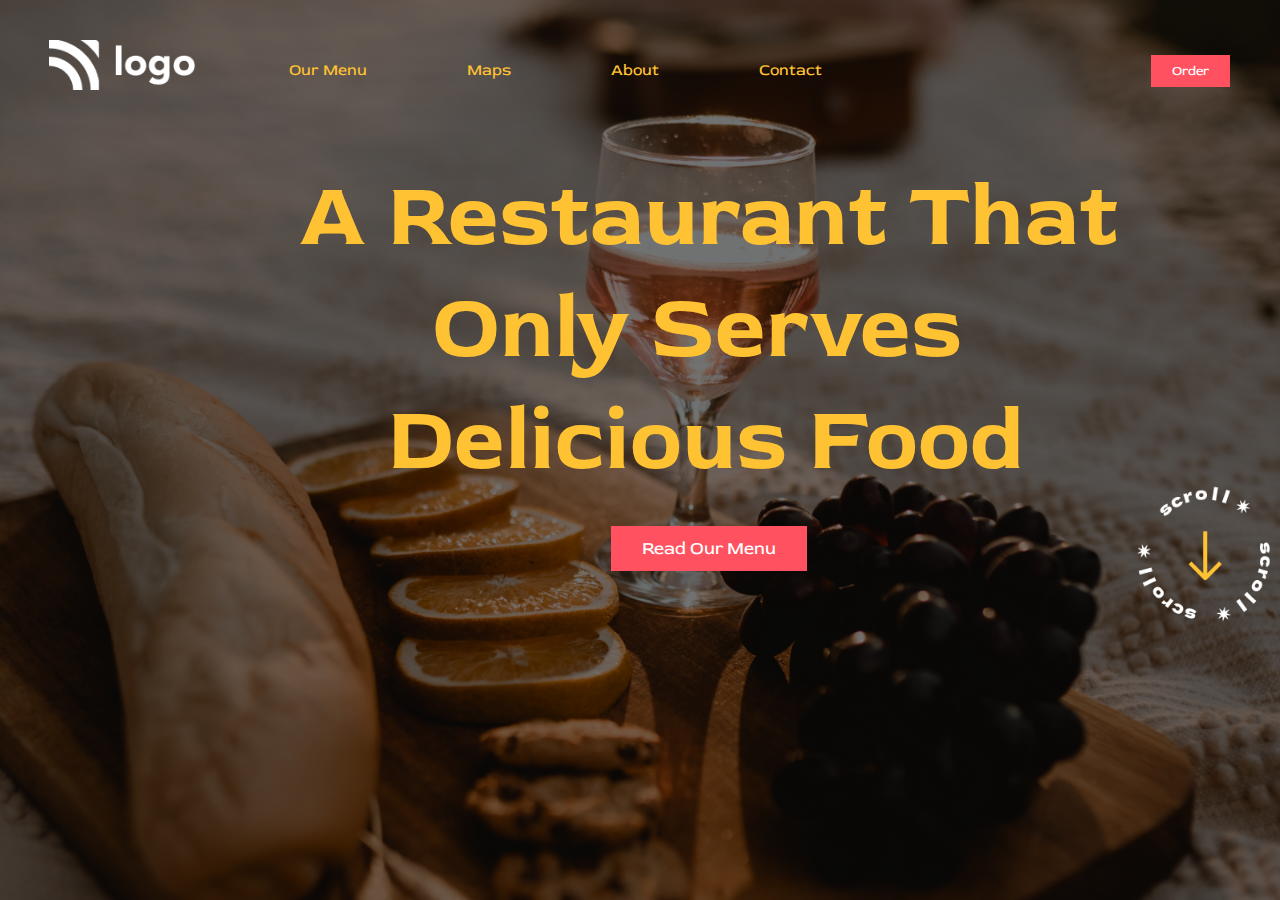
<file: project-1/index.html>
<!DOCTYPE html>
<html lang="en">
<head>
    <meta charset="UTF-8">
    <meta http-equiv="X-UA-Compatible" content="IE=edge">
    <meta name="viewport" content="width=device-width, initial-scale=1.0">
    <link rel="stylesheet" href="styles/styles.css">
    <link rel="preconnect" href="https://fonts.googleapis.com" />
    <link rel="preconnect" href="https://fonts.gstatic.com" crossorigin />
    <link
      href="https://fonts.googleapis.com/css2?family=Red+Rose:wght@300;400;500;600;700&display=swap"
      rel="stylesheet"
    />
    <!-- Dela Font -->
    <link rel="preconnect" href="https://fonts.googleapis.com" />
    <link rel="preconnect" href="https://fonts.gstatic.com" crossorigin />
    <link
      href="https://fonts.googleapis.com/css2?family=Dela+Gothic+One&display=swap"
      rel="stylesheet"
    />
    <title>Project 3</title>
</head>
<body>
    <div class="bg">
        <header>
            <nav>
                <div class="logo">
                    <img src="assets/white-logo.png" alt="" height="50px">
                </div>
                <div class="navi">
                    <ul>
                        <li><a href="#">Our Menu</a></li>
                        <li><a href="#">Maps</a></li>
                        <li><a href="#">About</a></li>
                        <li><a href="#">Contact</a></li>
                    </ul>
                </div>
                <div>
                    <button class="od">Order</button>
                </div>
            </nav>
        </header>
        <main>
            <div>
                <p> A Restaurant That <br> &nbsp; &nbsp; &nbsp; Only Serves <br> &nbsp; &nbsp; Delicious Food </p>
                <button class="readb">Read Our Menu</button>
            </div>
        </main>
        <footer>
            <img class="scroll" src="assets/scrool.png" alt="">
        </footer>
    </div>
    
</body>
</html>
</file>
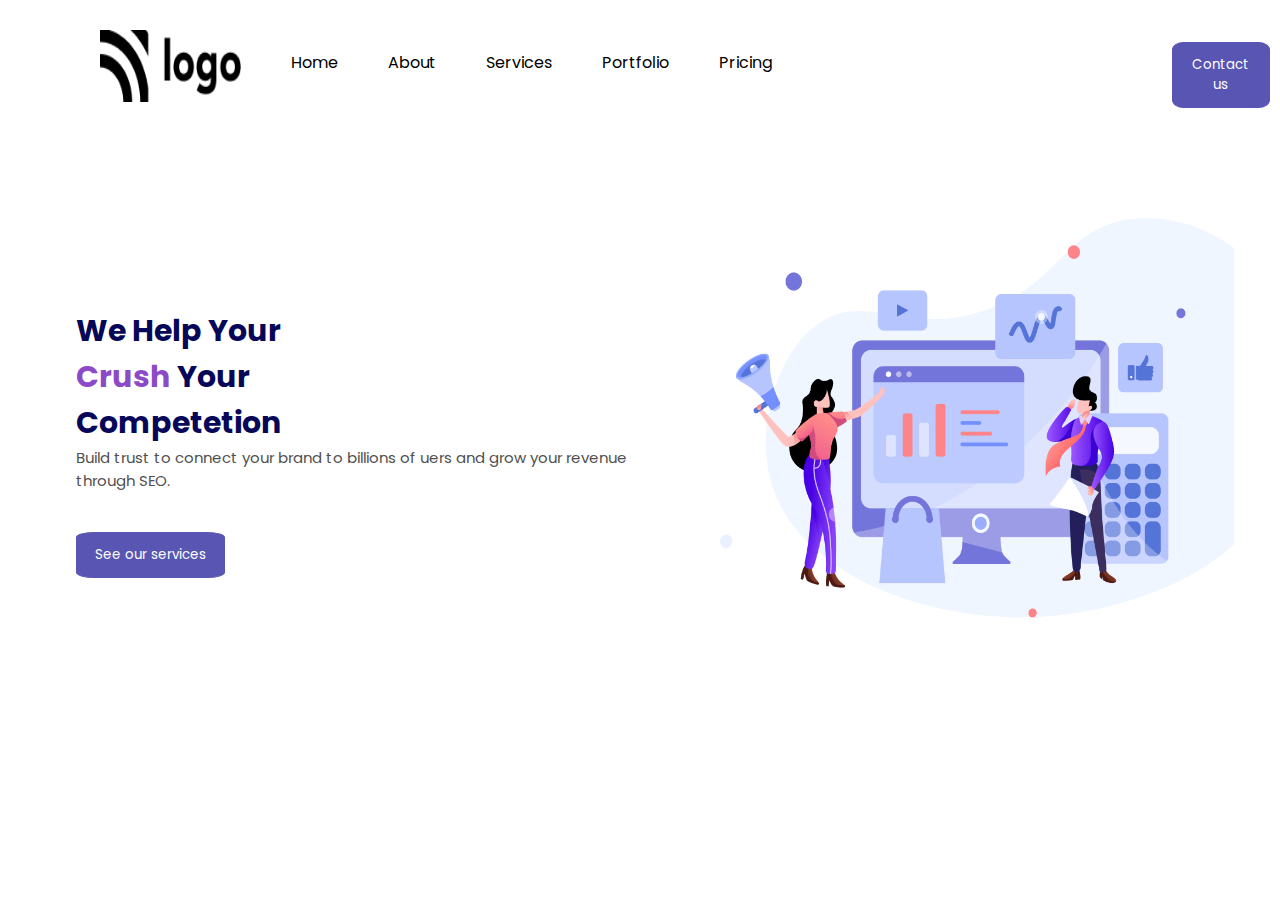
<file: Project-2/index.html>
<!DOCTYPE html>
<html lang="en">
<head>
    <meta charset="UTF-8">
    <meta http-equiv="X-UA-Compatible" content="IE=edge">
    <meta name="viewport" content="width=device-width, initial-scale=1.0">
    <link rel="stylesheet" href="styles/styles.css">
    <link rel="preconnect" href="https://fonts.googleapis.com" />
    <link rel="preconnect" href="https://fonts.gstatic.com" crossorigin />
    <link
      href="https://fonts.googleapis.com/css2?family=Poppins:wght@200;300;400;500;600;700;800&display=swap"
      rel="stylesheet"
    />
    <title>Project-2</title>
</head>
<body>
    <header>
        <nav>
            <div class="navi">
                <ul>
                    <img src="assets/Logo.png" alt="" class="logo">
                    <li><a href="#">Home</a></li>
                    <li><a href="#">About</a></li>
                    <li><a href="#">Services</a></li>
                    <li><a href="#">Portfolio</a></li>
                    <li><a href="#">Pricing</a></li>
                </ul>
            <div class="cb">
                <button class="contact">Contact us</button>
            </div>
            </div>
        </nav>
    </header>
    <main>
        <div class="left">
            <h1>We Help Your <br> <span>Crush</span> Your <br>Competetion</h1>

            <p class="desc">Build trust to connect your brand to billions of uers and grow your revenue <br>through SEO.</p>

            <button class="service">See our services</button>
        </div>
        <div class="right">
            <img src="assets/Header Illustration.png" alt="" class="comp">
        </div>
    </main>
</body>
</html>
</file>
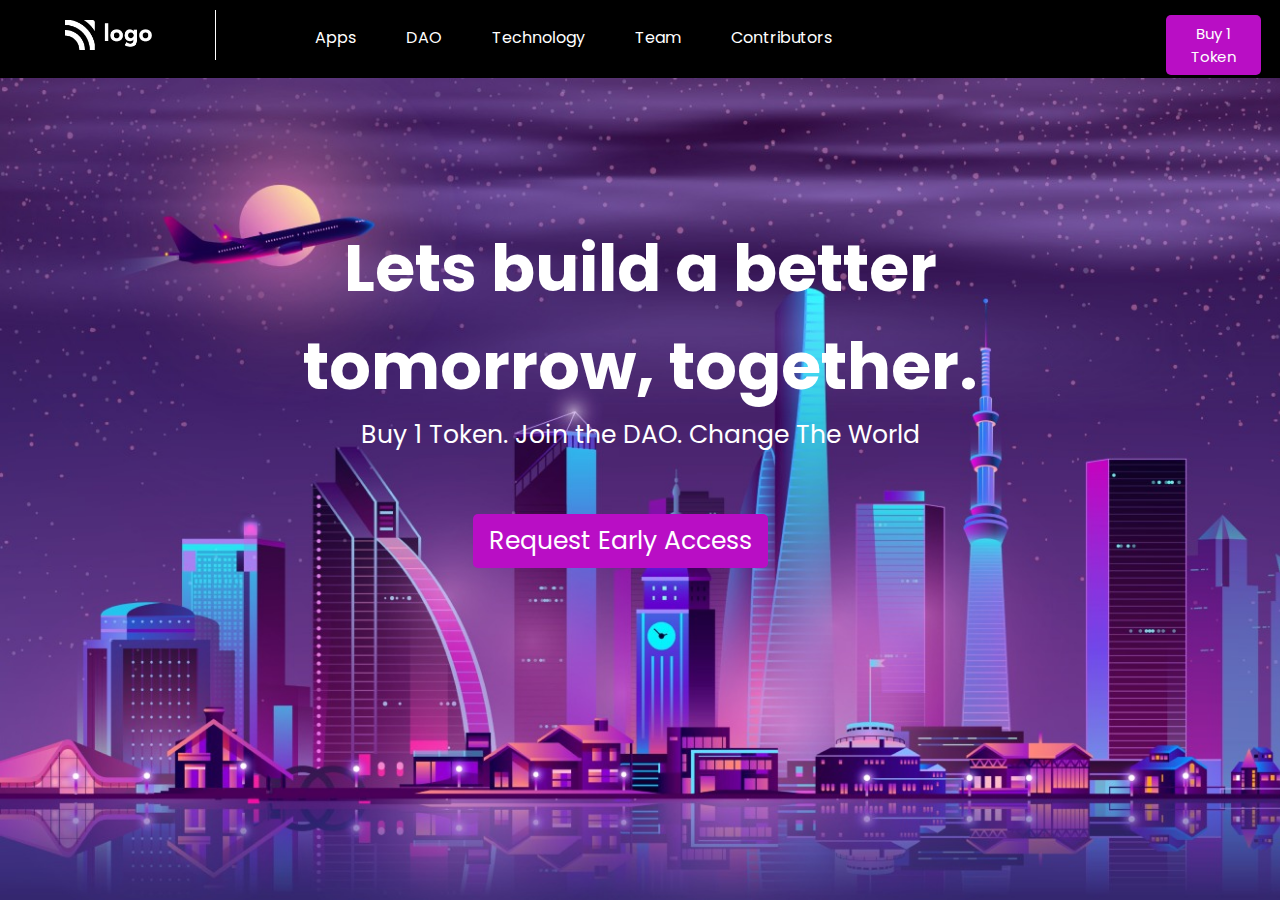
<file: project-3/index.html>
<!DOCTYPE html>
<html lang="en">
<head>
    <meta charset="UTF-8">
    <meta http-equiv="X-UA-Compatible" content="IE=edge">
    <meta name="viewport" content="width=device-width, initial-scale=1.0">
    <title>PROJECT 3</title>
    <link rel="stylesheet" href="assets/styles.css">
    <link rel="preconnect" href="https://fonts.googleapis.com">
    <link rel="preconnect" href="https://fonts.gstatic.com" crossorigin>
    <link href="https://fonts.googleapis.com/css2?family=Poppins:wght@400;900&display=swap" rel="stylesheet">
</head>
<body>
    <header>
        <nav>
            <div class="navi">
                <img src="assets/white-logo.png" alt="">
                <div class="line">
                    <ul>
                        <li> <a href="#">Apps</a></li>
                        <li> <a href="#">DAO</a></li>
                        <li> <a href="#">Technology</a></li>
                        <li> <a href="#">Team</a></li>
                        <li> <a href="#">Contributors</a></li>
                    </ul>
                </div>   
                <div class="token">
                    <button class="tok">Buy 1 Token</button>
                </div>
            </div>
        </nav>
    </header>
   
    <main>
        <div class="main">
            <div class="bg"> </div>
            <div class="con">
                <h1> <br>  Lets build a better <br> tomorrow, together.</h1>
                <p> Buy 1 Token. Join the DAO. Change The World</p>
                <button class="early">Request Early Access</button>
            </div>
        </div>
    </main>
</body>
</html>
</file>
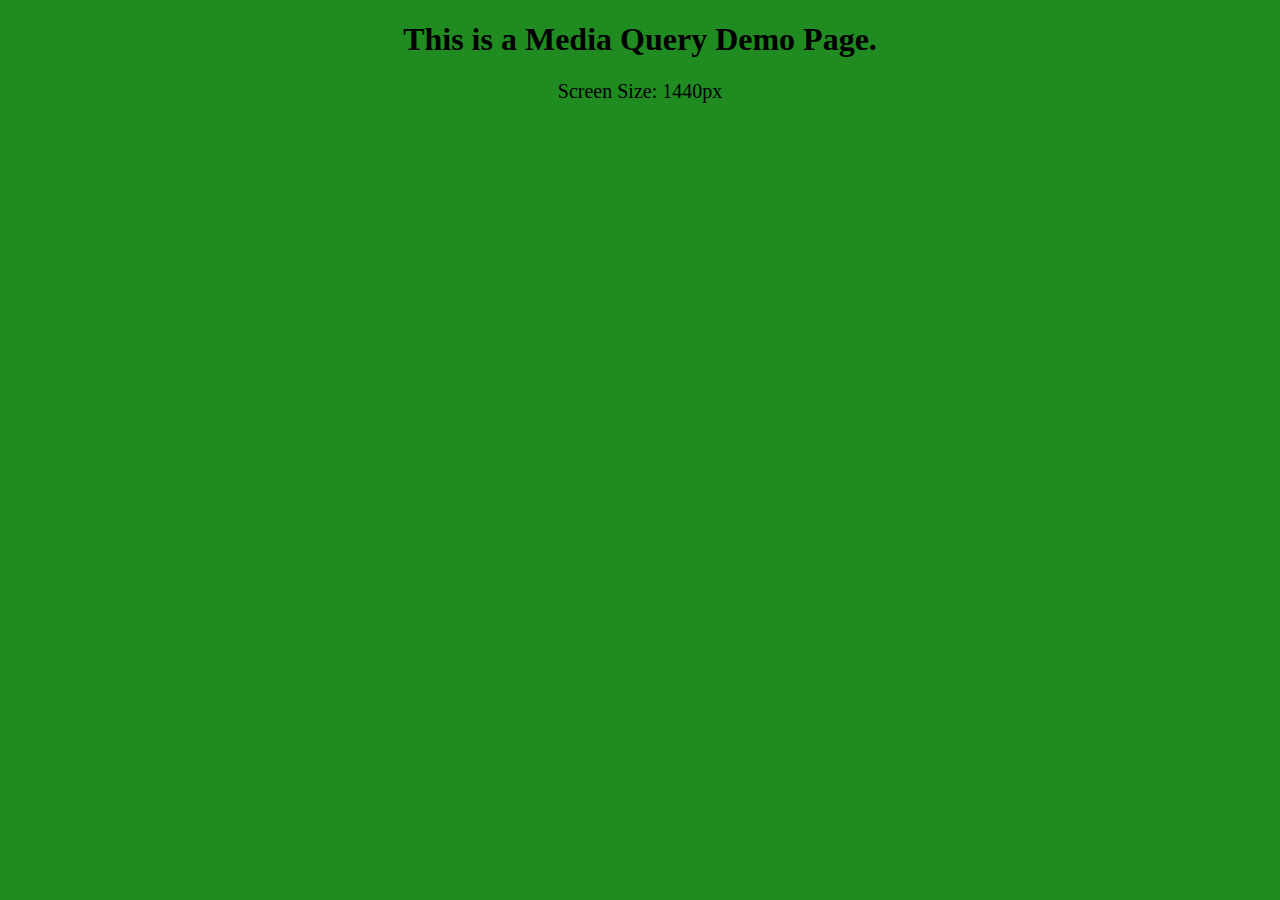
<file: Project-4/index.html>
<!DOCTYPE html>
<html lang="en">
<head>
    <meta charset="UTF-8">
    <meta http-equiv="X-UA-Compatible" content="IE=edge">
    <meta name="viewport" content="width=device-width, initial-scale=1.0">
    <title>HTML & CSS P4</title>
    <style>
        body{
            background-color: #7FFFD4;
            justify-content: center;
        }
        h1{
            text-align: center;
        }
        .sizes{
            display: flex;
            flex-direction: column;
            align-items: center;
            font-size: 20px;
        }
        .size1{
            display: none;
        }

        .size2{
            display: none;
        }

        .size3{
            display: none;
        }

        .size4{
            display: none;
        }

        @media  screen and (max-width: 1440px) {
            body{
                background: #208B21
            }
            .size1{
                display: block;
            }
        }

        @media  screen and (max-width: 1024px) {
            body{
                background: #B1882F;
            }
            h1{
                font-size: 52px;
            }
            .size1{
                display: none;
            }
            .size2{
                display: block;
            }
        }

        @media  screen and (max-width: 768px) {
            body{
                background: #75FBFD;
            }
            .size1{
                display: none;
            }
            .size2{
                display: none;
            }
            .size3{
                display: block;
            }
        }

        @media  screen and (max-width: 425px) {
            body{
                background: #CA3141;
            }
            .size1{
                display: none;
            }
            .size2{
                display: none;
            }
            .size3{
                display: none;
            }
            .size4{
                display: block;
            }
        }
    </style>
</head>
<body>
    <h1>This is a Media Query Demo Page.</h1>
    <div class="sizes">
        <div class="size1">Screen Size: 1440px</div>
        <div class="size2">Screen Size: 1024px</div>
        <div class="size3">Screen Size: 768px</div>
        <div class="size4">Screen Size: 425px</div>
    </div>
    
</body>
</html>
</file>
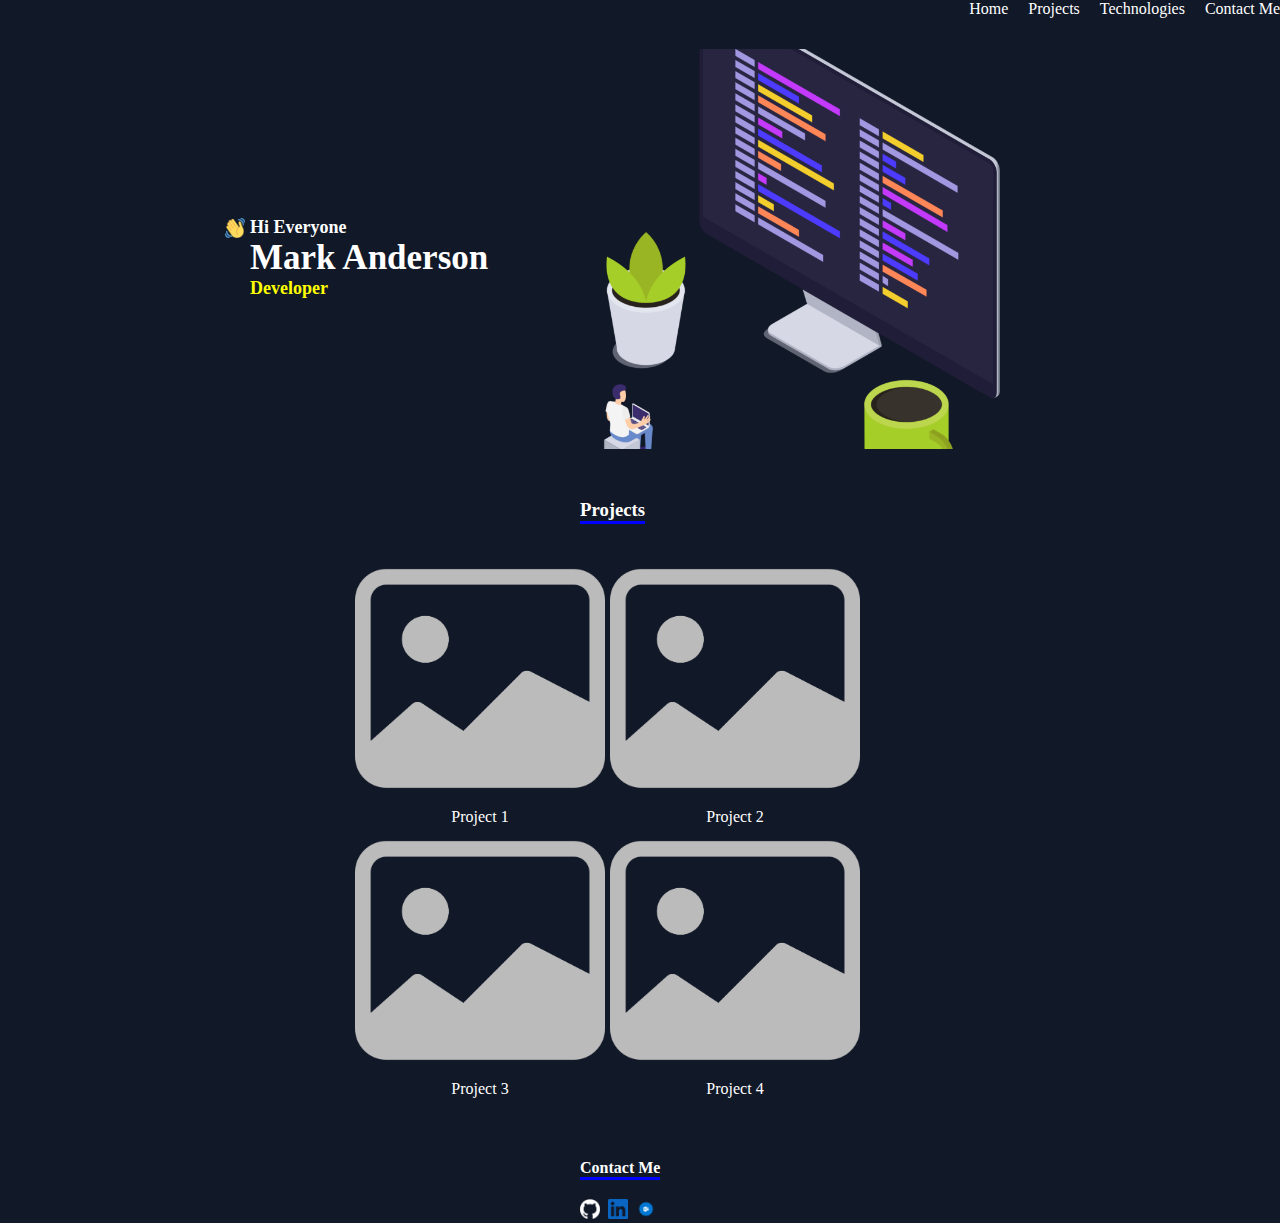
<file: Project-5/index.html>
<!DOCTYPE html>
<html lang="en">
<head>
    <meta charset="UTF-8">
    <meta http-equiv="X-UA-Compatible" content="IE=edge">
    <meta name="viewport" content="width=device-width, initial-scale=1.0">
    <link rel="stylesheet" href="styles/styles.css">
    <title>HTML & CSS PROJECT 5</title>
</head>
<body>
    <header>
        <nav>
            <div class="navi">
                <div class="hamb"><img src="assets/hambrger.png" alt="" height="20px" width="20px"></div>
                <ul>
                    <li><a href="#">Home</a></li>
                    <li><a href="#">Projects</a></li>
                    <li><a href="#">Technologies</a></li>
                    <li><a href="#">Contact Me</a></li>
                </ul>
            </div>
        </nav>
    </header>
    <main>
        <div class="home">
            <img class = "hand" src="assets/waving-hand.png" alt=""><h1>Hi Everyone <br> <span>Mark Anderson </span></h1>
            <h2><span>Developer</span></h2>
            <div class="pc">
                <img class="pci"src="assets/pc-image.png" alt="">
            </div>
        </div>
        <h3>Projects</h3>
        <div class="projects">
            <div class="box1"><img class="img" src="assets/image.png" alt=""><br> Project 1</div>
            <div class="box2"><img class="img" src="assets/image.png" alt=""><br> Project 2</div>
            <div class="box3"><img class="img" src="assets/image.png" alt=""><br> Project 3</div>
            <div class="box4"><img class="img" src="assets/image.png" alt=""><br> Project 4</div>
        </div>
        <h4>Contact Me</h4>
        <div class="icon">
            <div class="ic1"><img class="i1" src="assets/github.png" alt=""></div>
            <div class="ic2"><img class="i2" src="assets/linkedin.png" alt=""></div>
            <div class="ic3"><img class="i3" src="assets/outlook.png" alt=""></div>
        </div>
    </main>
</body>
</html>
</file>
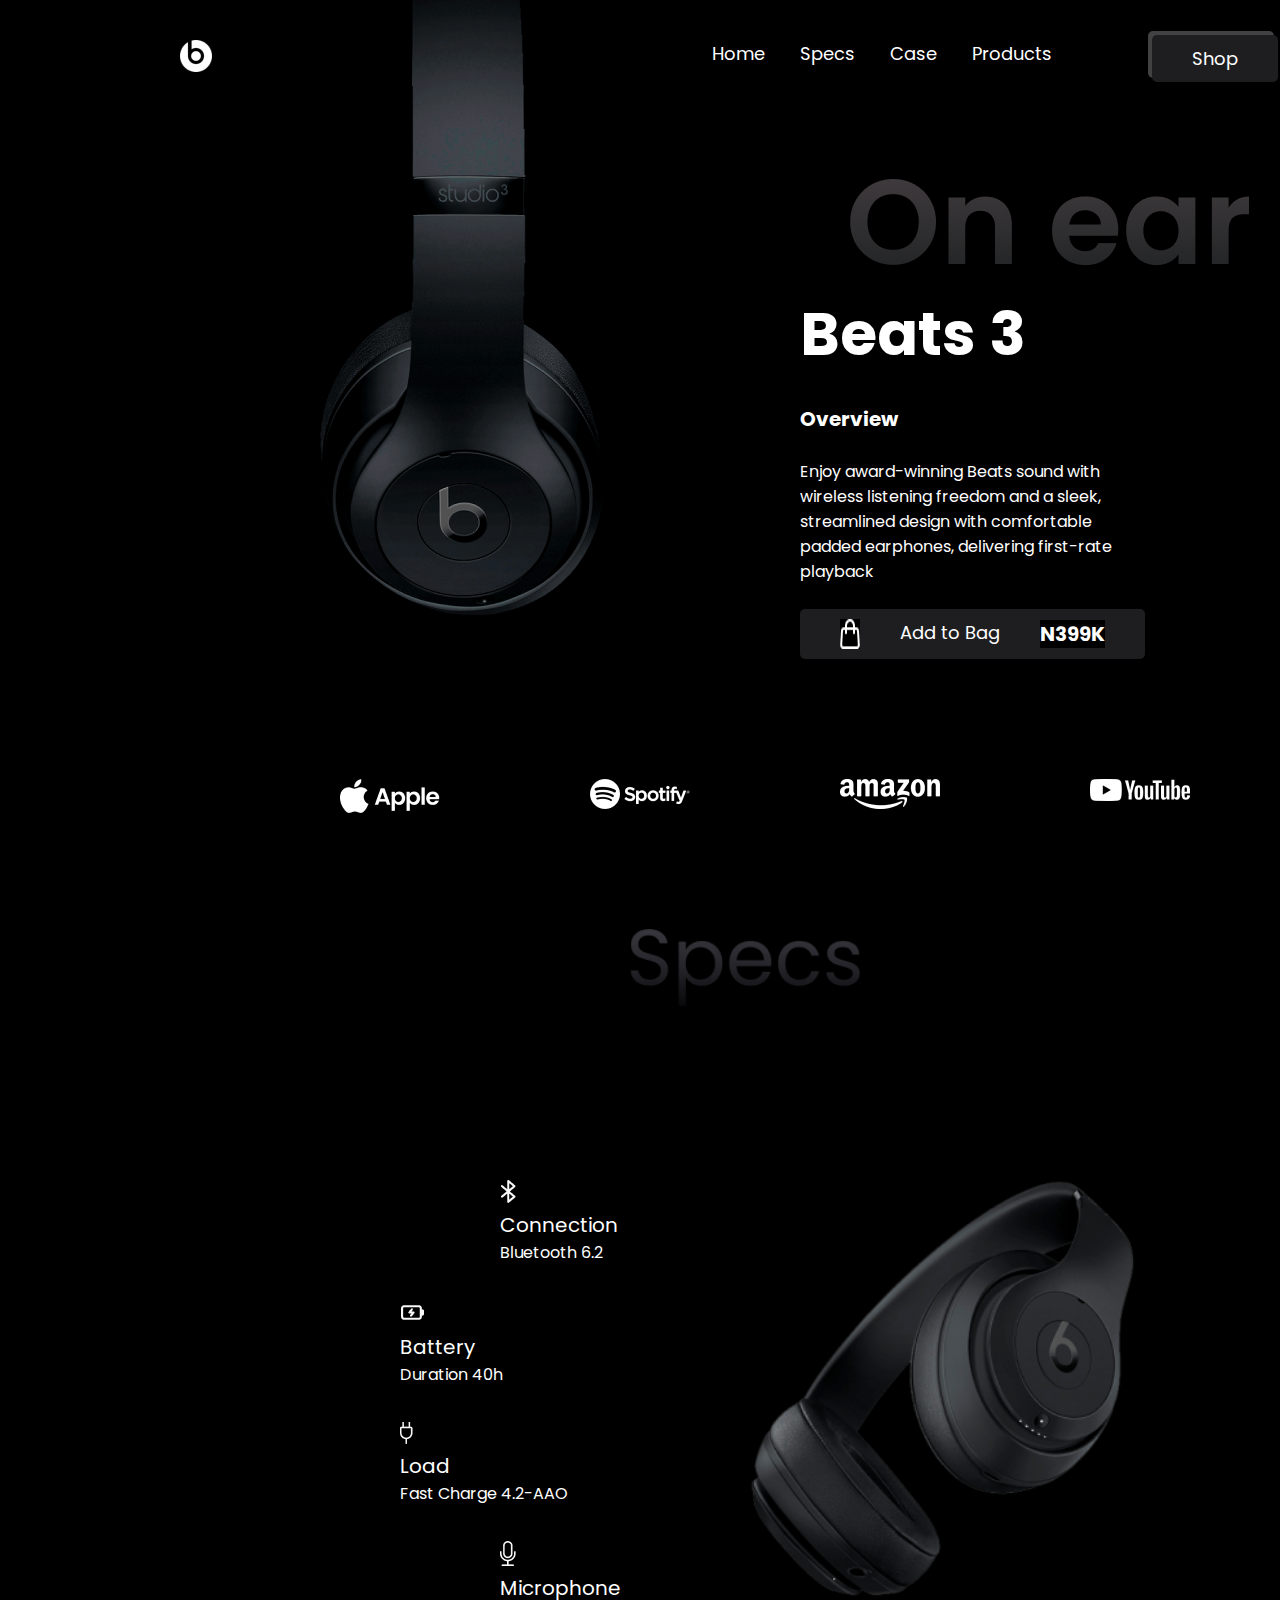
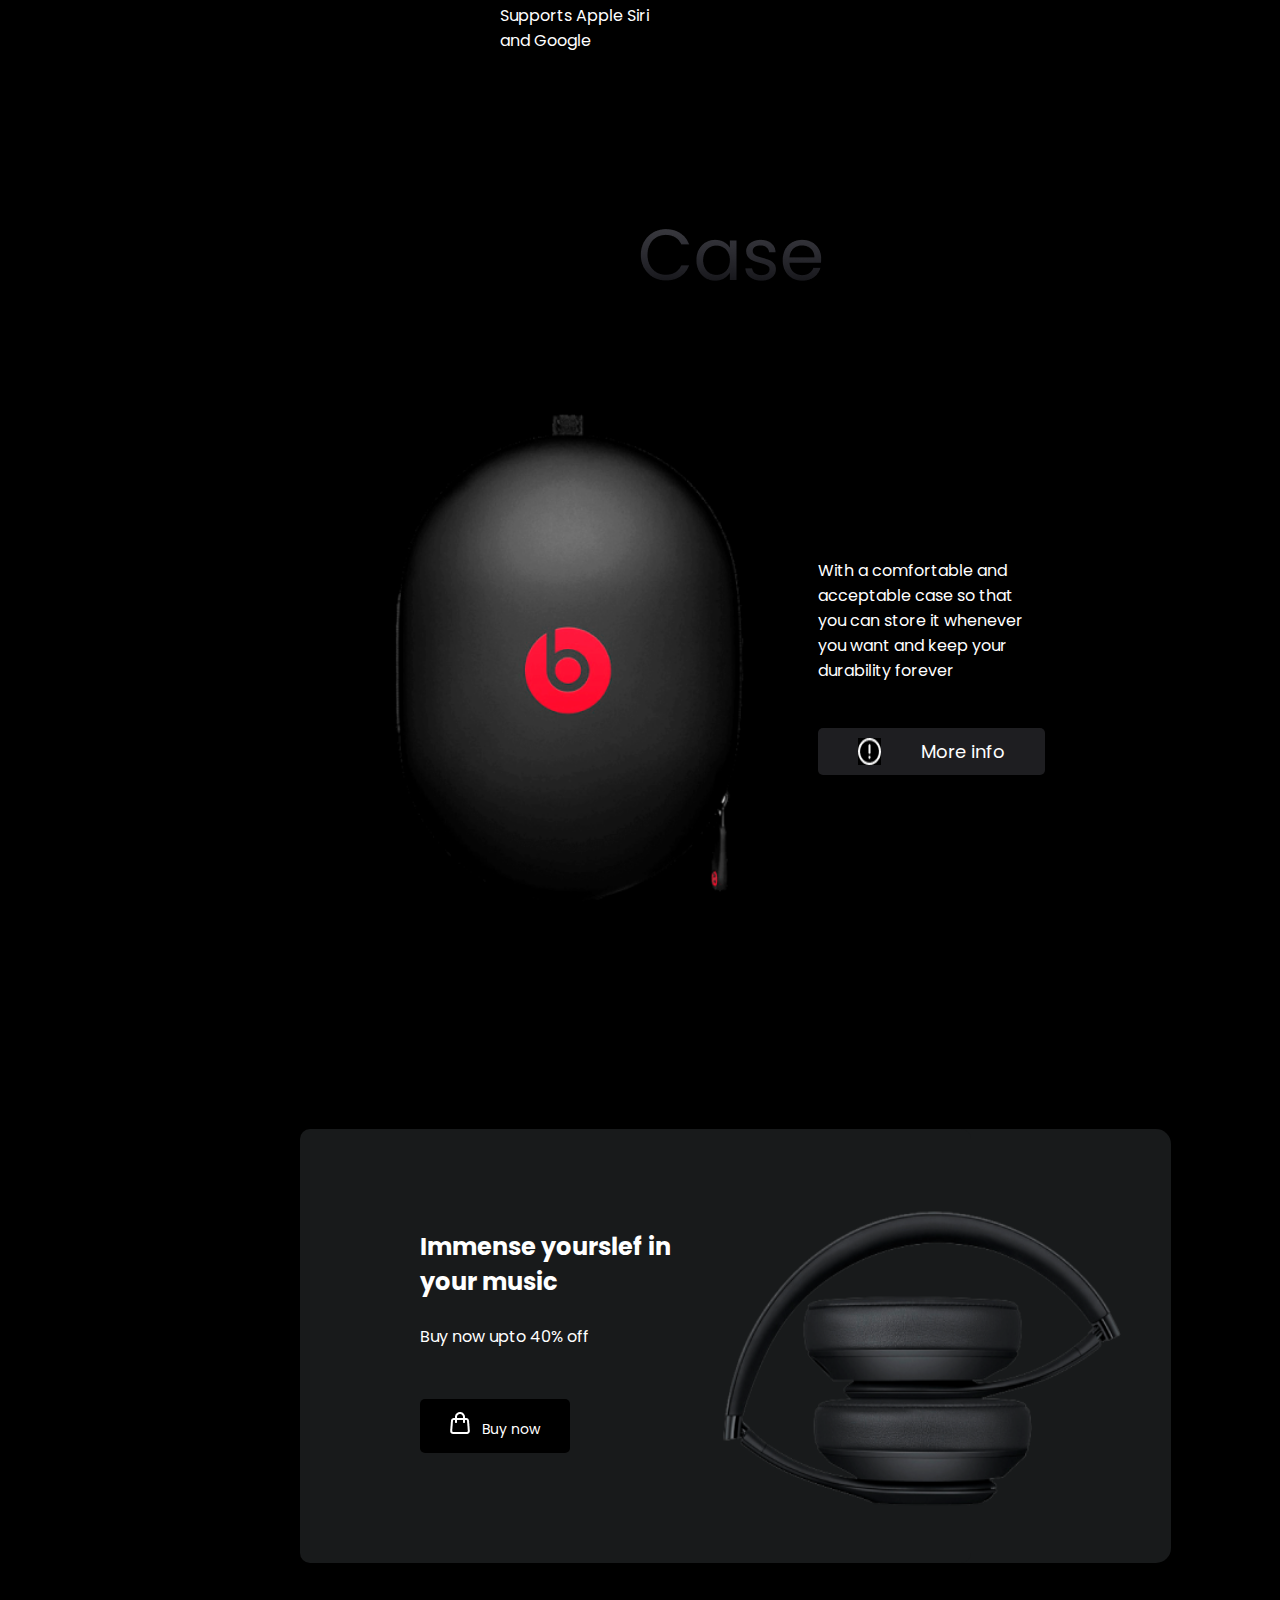
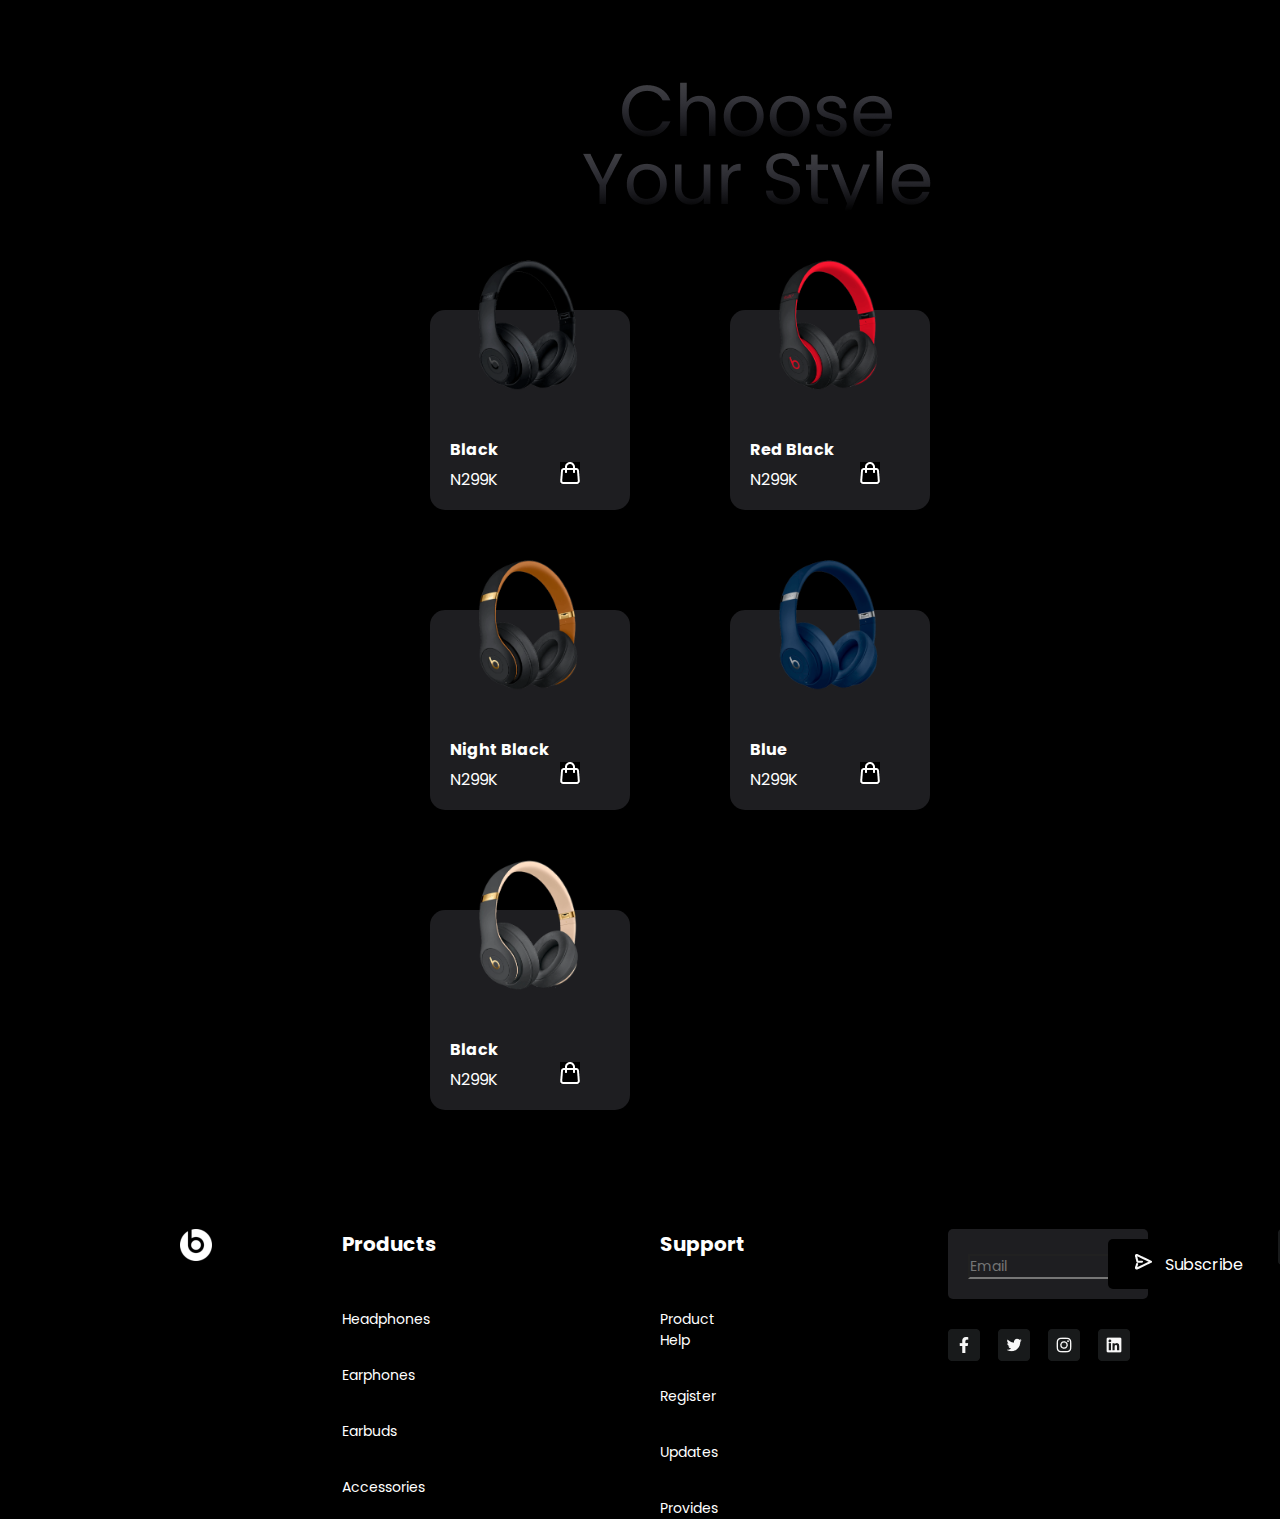
<file: Project-6/Beats/index.html>
<!DOCTYPE html>
<html lang="en">
<head>
    <meta charset="UTF-8">
    <meta http-equiv="X-UA-Compatible" content="IE=edge">
    <meta name="viewport" content="width=device-width, initial-scale=1.0">
    <link rel="stylesheet" href="styles/styles.css">
    <link rel="preconnect" href="https://fonts.googleapis.com">
    <link rel="preconnect" href="https://fonts.gstatic.com" crossorigin>
    <link href="https://fonts.googleapis.com/css2?family=Poppins:wght@500&display=swap" rel="stylesheet">
    <title>Beats</title>
</head>
<body>
    <header>
        <div class="nav">
            <div class="logo"><img src="assets/beatsLogo.png" alt=""></div>
        </div>
        <div class="mainimage"><img src="assets/mainImage.png" alt=""></div>
        <div class="opt">
            <li class="nv">
                <ul><a href="">Home</a></ul>
                <ul><a href="">Specs</a></ul>
                <ul><a href="">Case</a></ul>
                <ul><a href="">Products</a></ul>
            </li>
            <div class="shop"><button class="shopp">Shop</button></div>
        </div>
    </header>
    <main>
        <div class="on"><img class="one" src="assets/onEar.png" alt=""></div>
        <div class="content">
            <h1>Beats 3</h1>
            <br> 
            <h3>Overview</h3>
            <br>
            <p>Enjoy award-winning Beats sound with <br> wireless listening freedom and a sleek, <br>streamlined design with comfortable <br> padded earphones, delivering first-rate <br>playback</p> <br>
            <button class="bag"><img src="assets/shoppingBag.png" alt="">&nbsp; Add to Bag &nbsp; <span><b>N399K</b></span> </button>
        </div>

        <div class="companies">
            <div class="c1"><img src="assets/appleLogo.png" alt=""></div>
            <div class="c2"><img src="assets/spotifyLogo.png" alt=""></div>
            <div class="c3"><img src="assets/amazonLogo.png" alt=""></div>
            <div class="c4"><img src="assets/youtubeLogo.png" alt=""></div>
        </div>
        <div class="specs"><img src="assets/specsLogo.png" alt="" width="230px"></div>

        <div class="spec">
            <div class="info">
                <div class="blu"><img src="assets/bluetooth.png" alt=""><p><span>Connection</span> <br> Bluetooth 6.2</p> </div>
                <div class="bat"><img src="assets/battery.png" alt=""><p><span>Battery</span> <br> Duration 40h </p></div>
                <div class="chrg"><img src="assets/charger.png" alt=""><p><span>Load</span> <br> Fast Charge 4.2-AAO</p></div>
                <div class="mic"><img src="assets/mic.png" alt=""><p><span>Microphone</span> <br> Supports Apple Siri <br> and Google</p></div>
            </div>
            <div class="specimg"><img src="assets/specsImage.png" alt="" height="420px"></div>
        </div>
        <div class="case">
            <img src="assets/caseLogo.png" alt="">
            <div class="casei">
                <div class="caselogo"><img src="assets/caseImage.png" alt="" height="500px"></div>
                <div class="minf"><div class="cinfo"> <p>With a comfortable and <br> acceptable case so that <br> you can store it whenever <br> you want and keep your <br> durability forever</p> </div>
                <button class="minfo"><img src="assets/group.png" alt="">&nbsp; More info </button>
            </div>
            </div>

        </div>
        <div class="bn">
            <div class="bninfo">
                <h2>
                    Immense yourslef in <br> your music
                </h2>
                <br>
                <p class="P40">Buy now upto 40% off</p>
                <br>
                <br>
                <button class="buy" ><img src="assets/shoppingBag.png" alt=""> &nbsp; Buy now </button>
            </div>
            <div class="bnimg"><img class="bni" src="assets/buyNowSectionImage.png" alt="" height="300px" width="400px" ></div>
        </div>

        <div class="add">
            <img src="assets/productLogo.png" alt="">
            <div class="products">
                <div class="black"> <img src="assets/black.png" alt="" height="130px" width="100px" class="head"> <br> <h4>Black</h4> <br><p class="b">N299K</p> <img class="s1" src="assets/shoppingBag.png" alt=""></div>
                <div class="red"> <img src="assets/redBlack.png" alt="" height="130px" width="100px" class="head"> <br> <h4>Red Black</h4> <br><p class="r">N299K</p> <img class="s2" src="assets/shoppingBag.png" alt=""></div>
                <div class="gold"> <img src="assets/nightBlack.png" alt="" height="130px" width="100px" class="head"><br> <h4>Night Black</h4><br><p class="g">N299K</p> <img class="s3" src="assets/shoppingBag.png" alt=""></div>
                <div class="blue"><img src="assets/blue.png" alt="" height="130px" width="100px" class="head"> <br> <h4>Blue</h4><br><p class="bl">N299K</p> <img class="s4" src="assets/shoppingBag.png" alt=""></div>
                <div class="cream"><img src="assets/twilightGray.png" alt="" height="130px" width="100px" class="head"> <br> <h4>Black</h4> <br><p class="c">N299K</p> <img class="s5" src="assets/shoppingBag.png" alt=""></div>
            </div>
        </div>
    </main>
    <footer>
        <div class="foot">
            <img src="assets/beatsLogo.png" alt="">
        </div>
        <div class="prod"><p class="pr">Products</p> 
            <br> <br>
            <li class="ft">
            <ul><a href="#">Headphones</a></ul>
            <ul><a href="#">Earphones</a></ul>
            <ul><a href="#">Earbuds</a></ul>
            <ul><a href="#">Accessories</a></ul>
        </li></div>
        <div class="prod"><p class="pr">Support</p> 
            <br> <br>
            <li class="ft">
            <ul><a href="#">Product Help</a></ul>
            <ul><a href="#">Register</a></ul>
            <ul><a href="#">Updates</a></ul>
            <ul><a href="#">Provides</a></ul>
        </li></div>
        <div class="mail">
            <input type="email" placeholder="Email" class="em">
            <button class="sb"> <img src="assets/rightArrow.png" alt=""> &nbsp; Subscribe</button>
            <div class="conta">
                <button class="cont1"><img src="assets/facebook.png" alt=""></button>
                <button class="cont1"><img src="assets/twitter.png" alt=""></button>
                <button class="cont1"><img src="assets/instagram.png" alt=""></button>
                <button class="cont1"><img src="assets/linkedin.png" alt=""></button>
            </div>
        </div>
        <div class="up">
            <img src="assets/upArrow.png" alt="">
        </div>
    </footer>
</body>
</html>
</file>
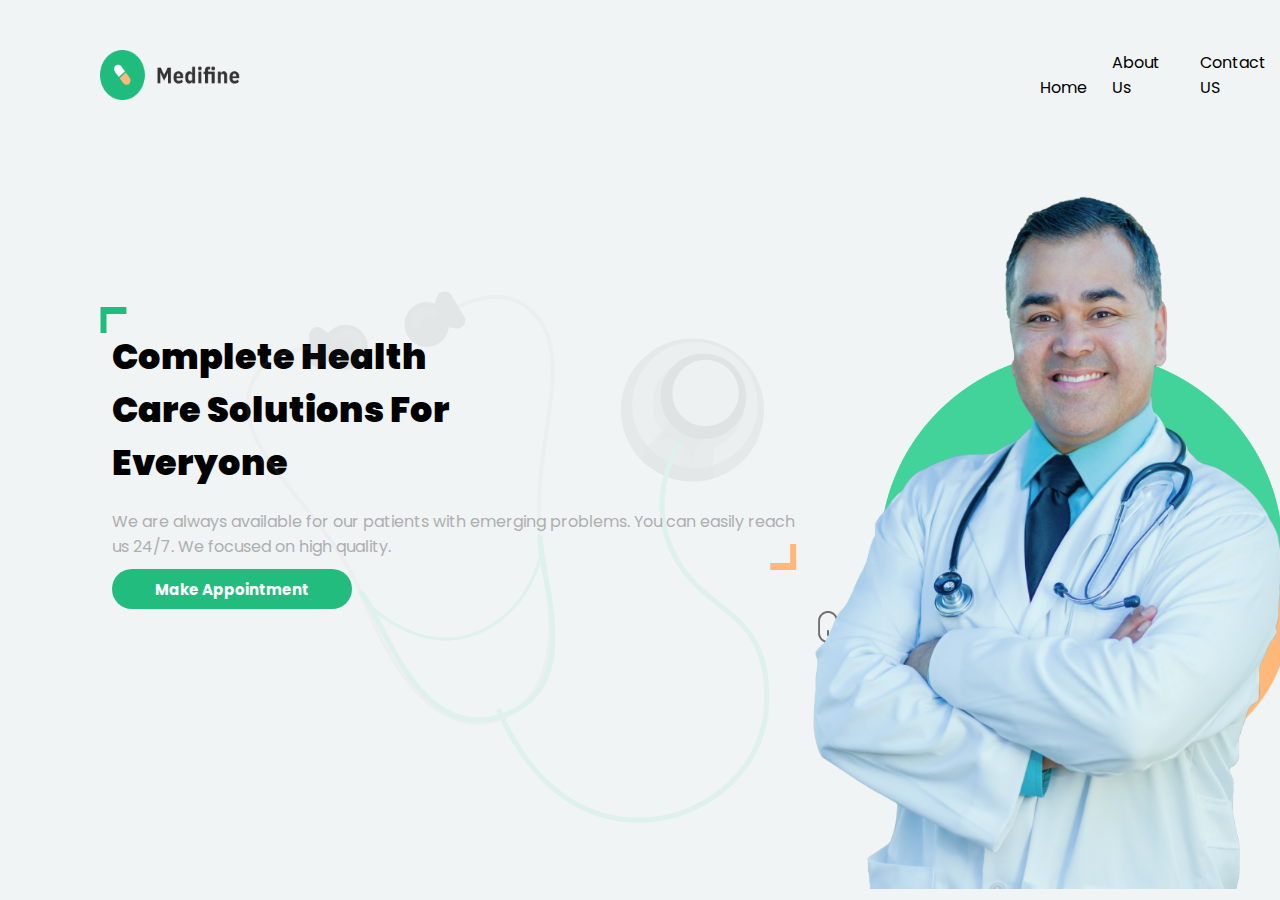
<file: Project-6/Multi-Page/index.html>
<!DOCTYPE html>
<html lang="en">
<head>
    <meta charset="UTF-8">
    <meta http-equiv="X-UA-Compatible" content="IE=edge">
    <meta name="viewport" content="width=device-width, initial-scale=1.0">
    <title>Multipage Web Page</title>
    <link rel="stylesheet" href="styles/styles.css">
    <link rel="preconnect" href="https://fonts.googleapis.com">
    <link rel="preconnect" href="https://fonts.gstatic.com" crossorigin>
    <link href="https://fonts.googleapis.com/css2?family=Poppins:wght@500&display=swap" rel="stylesheet">
</head>
<body>
    <header>
        <div class="nav">
            <div class="up">
                <img src="assets/logo.png" alt="" height="50px" width="140px">
            </div>
            <div>
                <ul>
                    <li><a href="index.html">Home</a></li>
                    <li><a href="about.html">About Us</a></li>
                    <li><a href="contact.html">Contact US</a></li>
                </ul>
            </div>
        </div>
    </header>
    <main>
        <div class="mainp">
            <div class="to"><img class="top" src="assets/topAngle.png" alt=""></div>
            <p>
                <b>Complete Health <br> Care Solutions For <br> Everyone</b> 
            </p>
            <span>We are always available for our patients with emerging problems. You can easily reach <br>  us 24/7. We focused on high quality.</span>
            <div class="steth"><img src="stethoscope.png" alt="" height="600px" width="600px"></div>
            <div class="app">
                <button class="appo">Make Appointment</button>
            </div>
            <div class="bo"><img class="bot" src="assets/bottomAngle.png" alt=""></div>
            <div class="ms"><img class="mou" src="assets/mouse.png" alt=""></div>

            <div class="icon">
                <div class="yel"><img class="yello" src="assets/yellowBox.png" alt="" height="300px" width="300px"></div>
                <div class="log"><img class="logo" src="assets/greenBox.png" alt="" height="400px" width="400px"></div>
                <div class="doc"><img class="doct" src="assets/doctor.png" alt="" height="730px" width="500px"></div>
                
            </v>
        </div>

    </main>
</body>
</html>
</file>
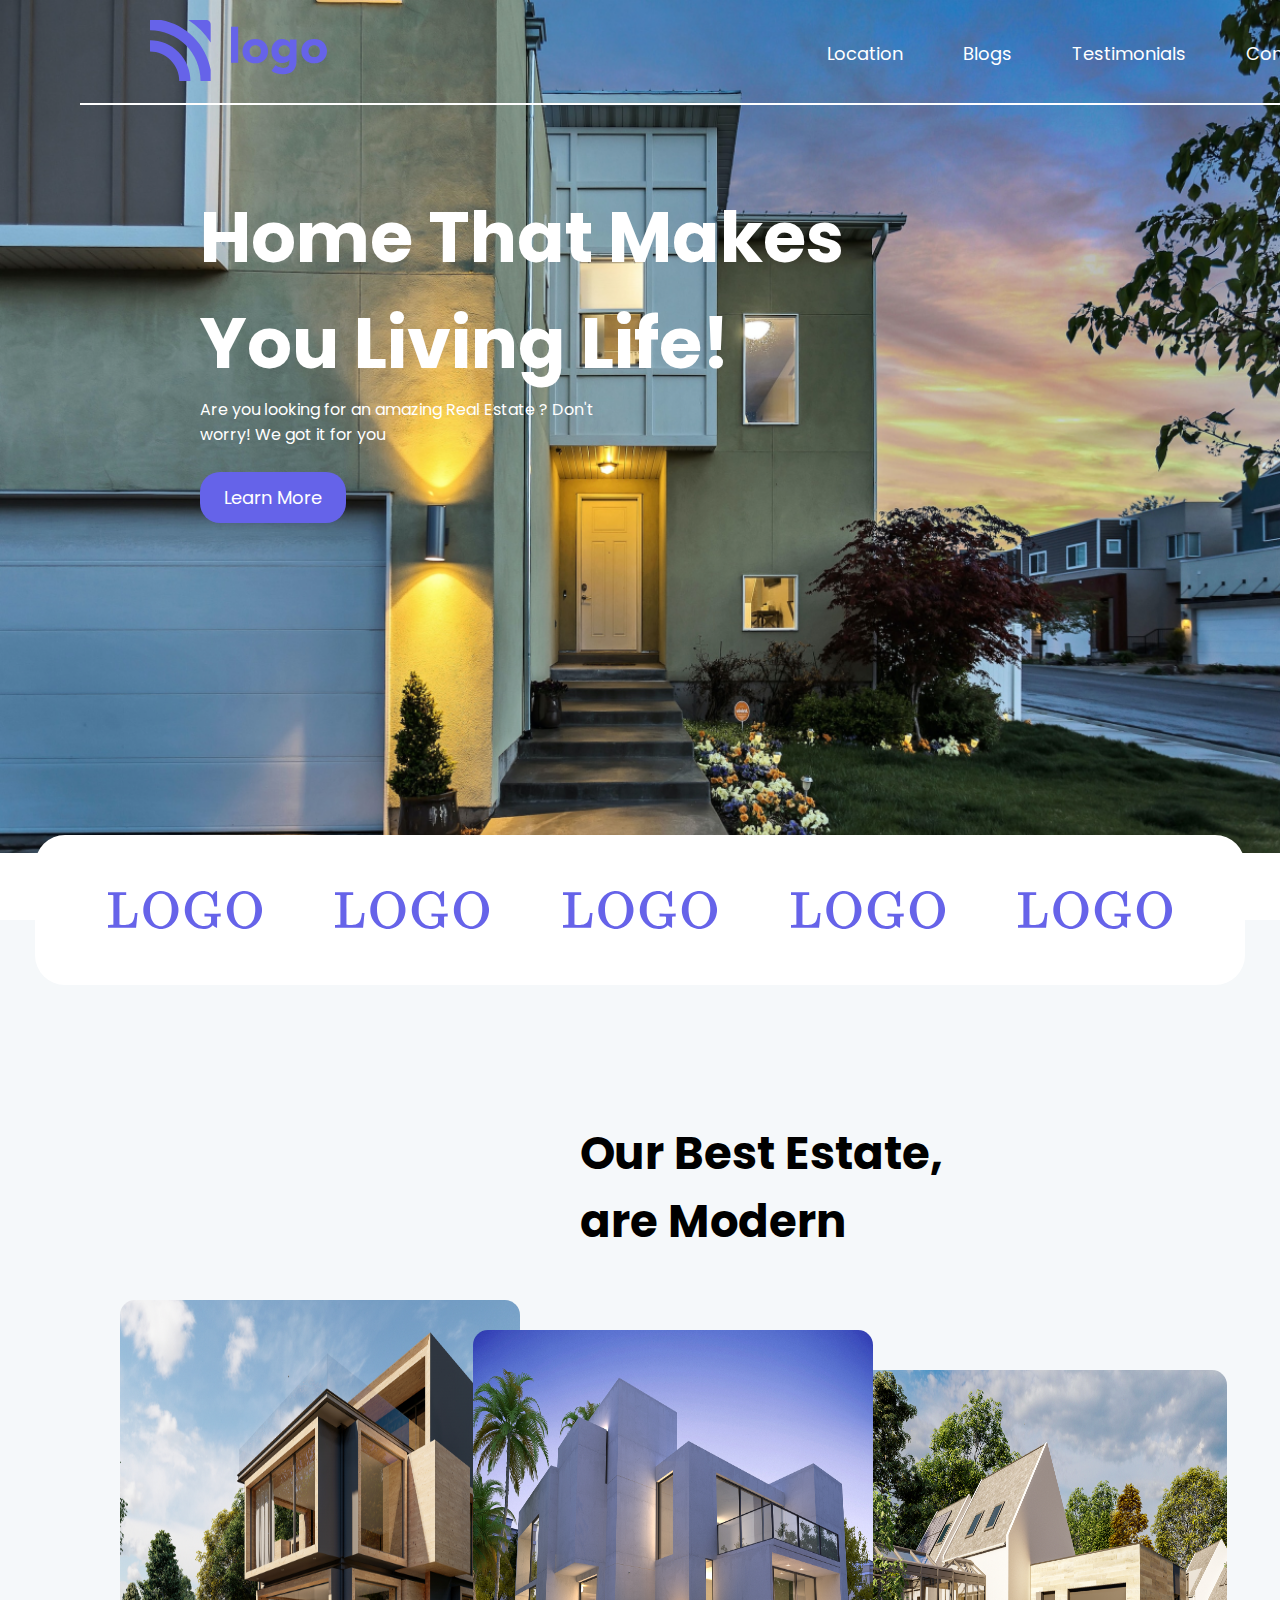
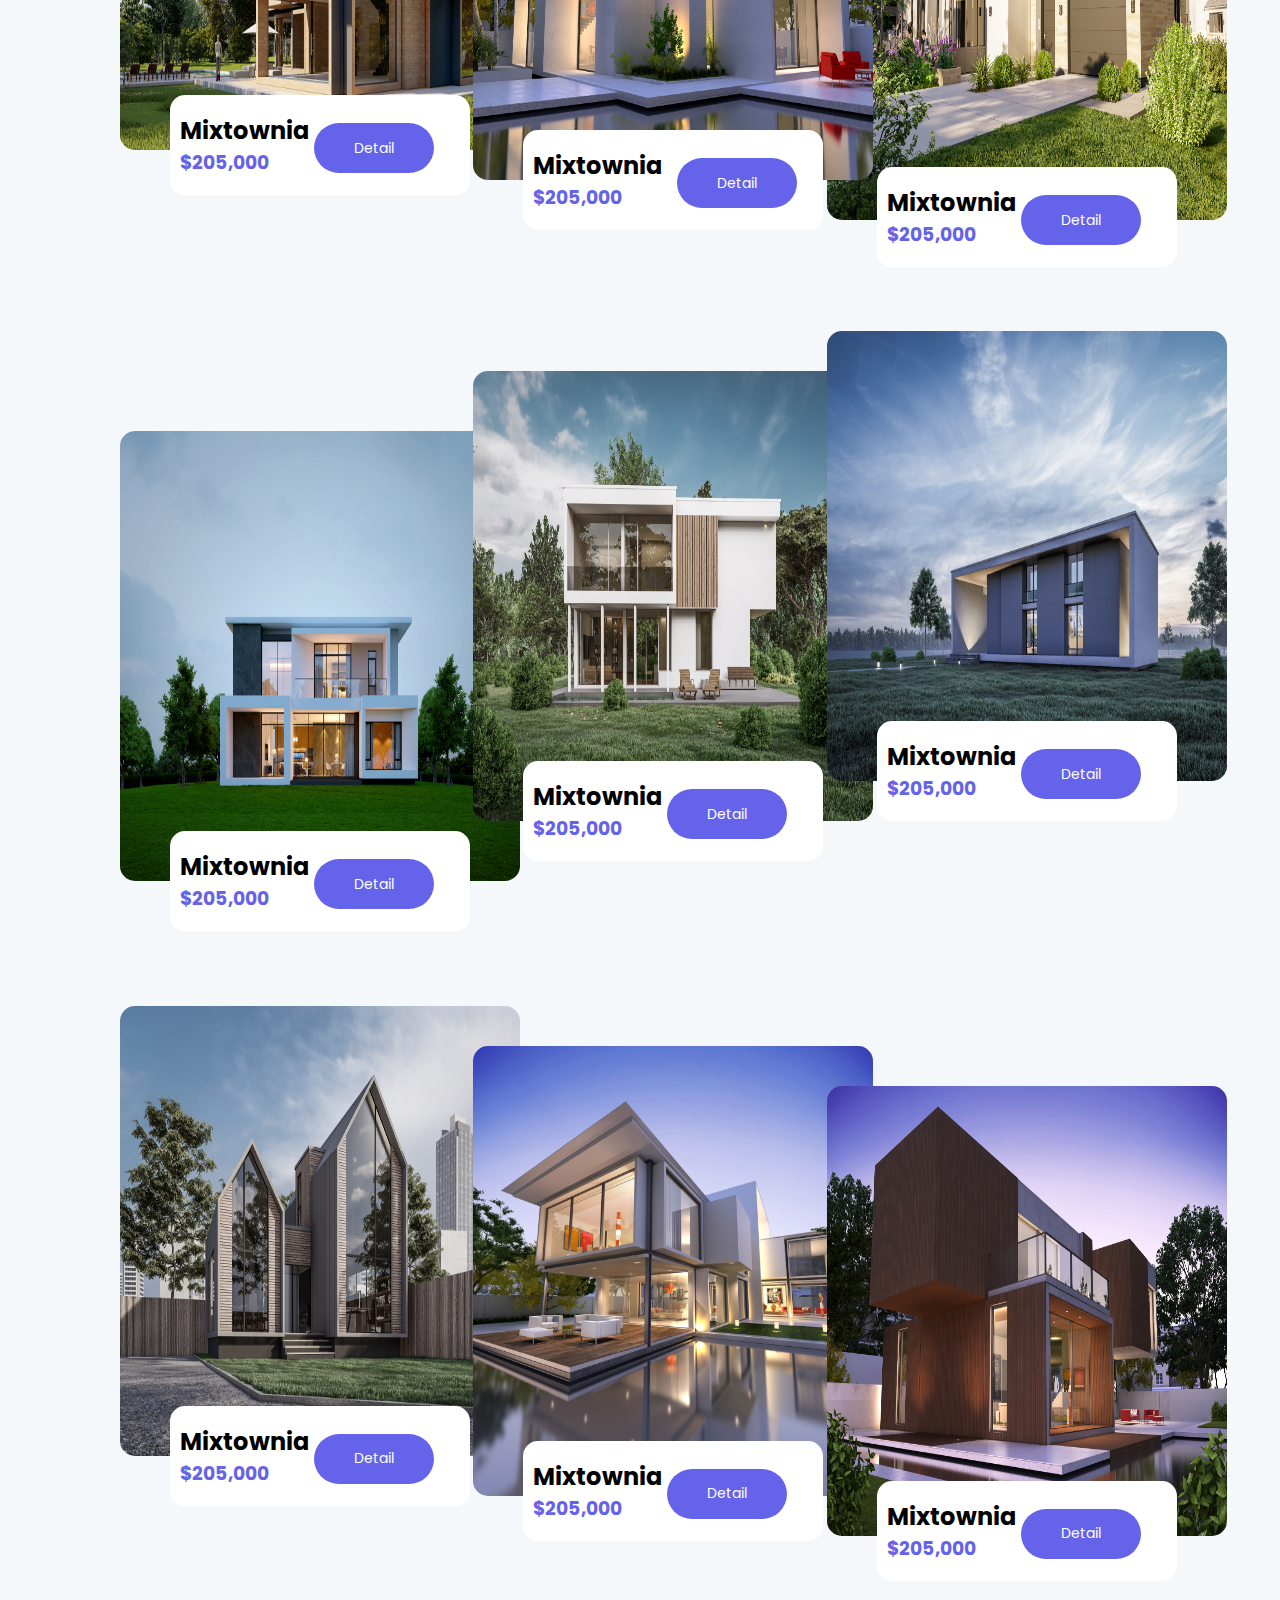
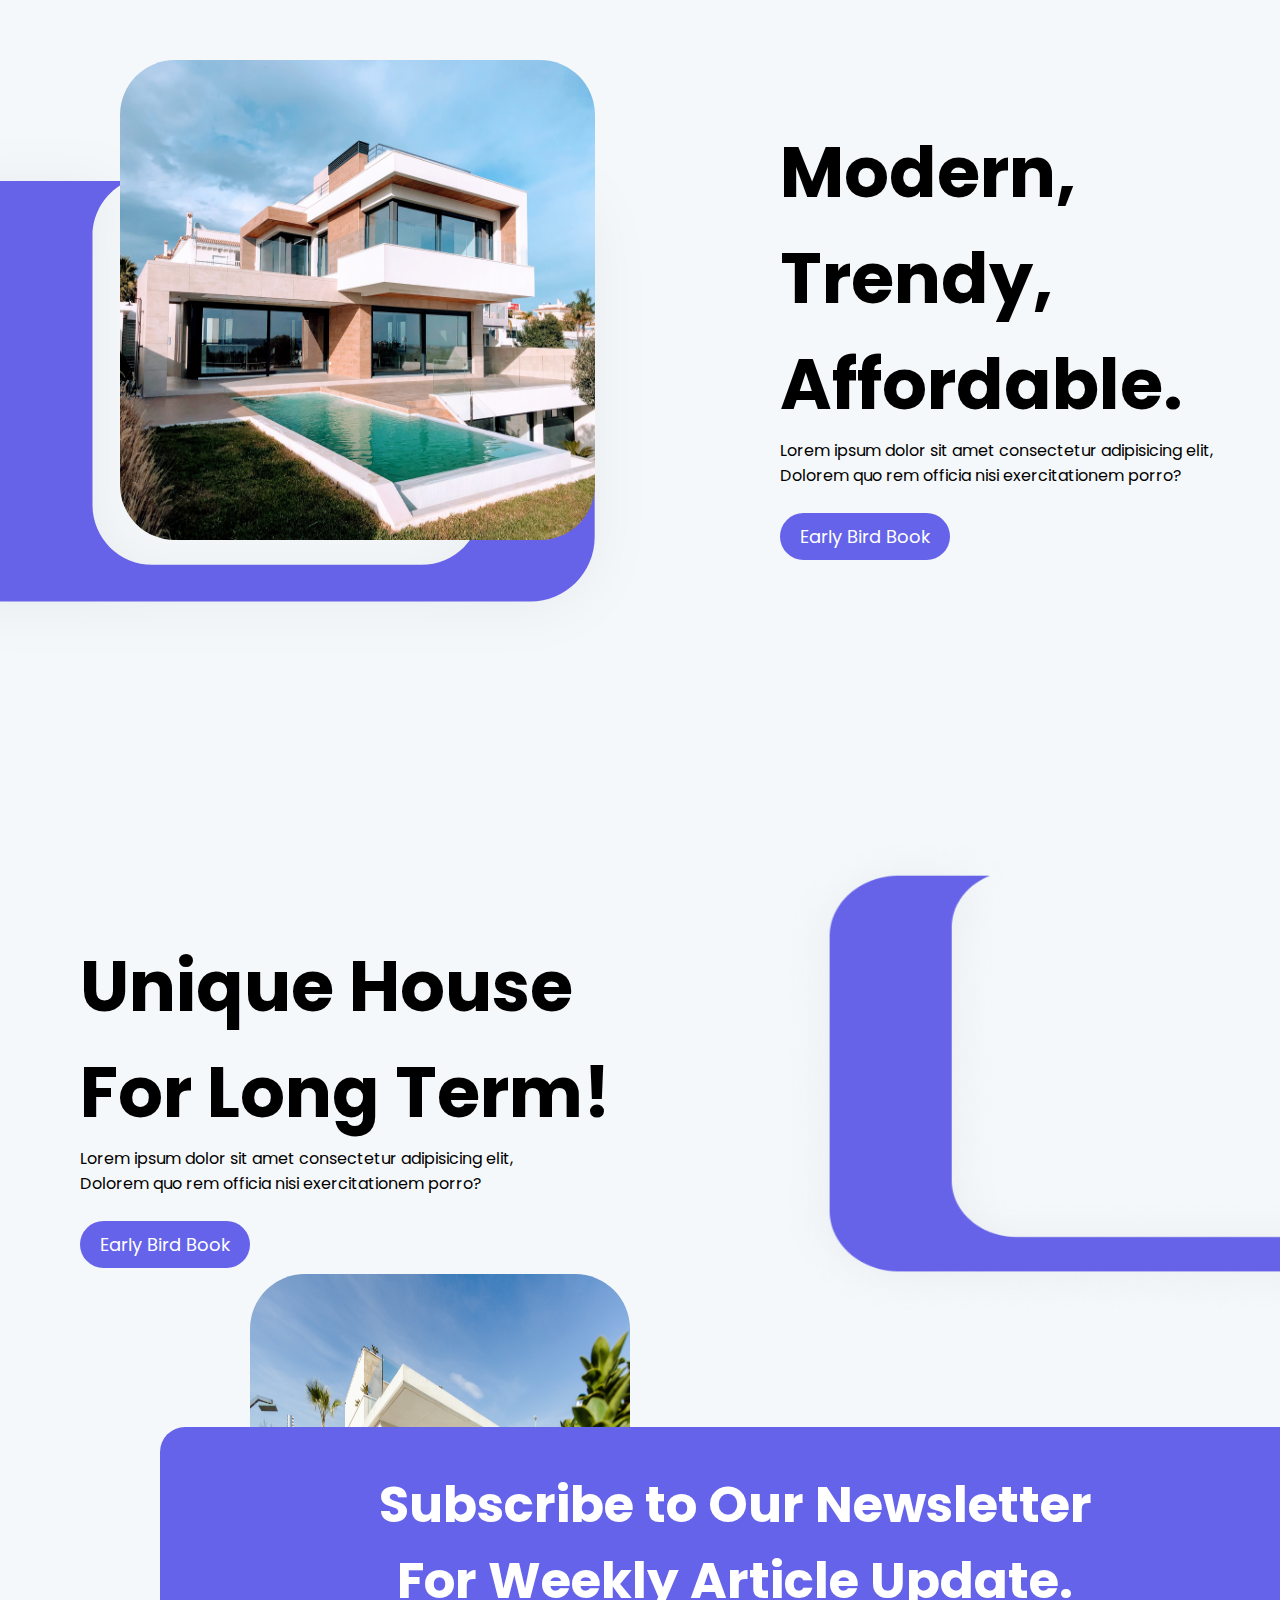
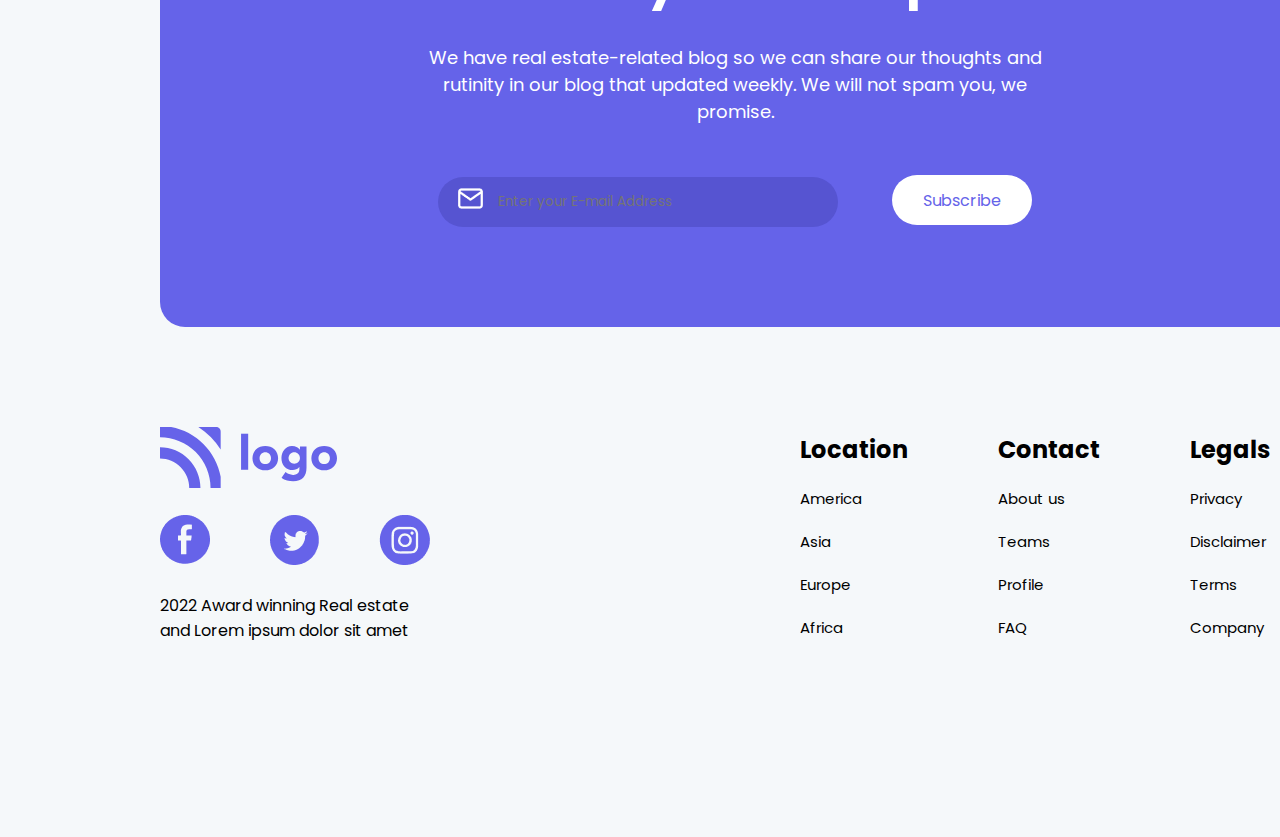
<file: Project-6/Real_Estate/index.html>
<!DOCTYPE html>
<html lang="en">
<head>
    <meta charset="UTF-8">
    <meta http-equiv="X-UA-Compatible" content="IE=edge">
    <meta name="viewport" content="width=device-width, initial-scale=1.0">
    <link rel="stylesheet" href="styles/styles.css">
    <link rel="preconnect" href="https://fonts.googleapis.com">
    <link rel="preconnect" href="https://fonts.gstatic.com" crossorigin>
    <link href="https://fonts.googleapis.com/css2?family=Poppins:wght@500&display=swap" rel="stylesheet">
    <title>Real Estate</title>
</head>
<body>
    <header>
        <div class="nav">
            <div class="logo">
                <svg width="177" height="61" viewBox="0 0 177 61" fill="none" xmlns="http://www.w3.org/2000/svg">
                    <path d="M0 20.3069V31.5869C3.83828 31.5842 7.63943 32.3416 11.1859 33.8158C14.7324 35.2899 17.9547 37.4519 20.6683 40.1779C23.3813 42.903 25.5328 46.1384 26.9998 49.6991C28.4669 53.2597 29.2207 57.0759 29.2182 60.9293H40.4425C40.4323 50.1601 36.1685 39.8347 28.5864 32.219C21.0044 24.6033 10.7236 20.3192 0 20.3069H0Z" fill="#6663E9"/>
                    <path d="M56.1317 0H38.3438C47.3423 5.7268 54.9671 13.3829 60.6709 22.4189V4.55529C60.6701 3.34686 60.1915 2.18821 59.3403 1.33402C58.4891 0.479827 57.3351 -2.99019e-07 56.1317 0Z" fill="#6663E9"/>
                    <path d="M11.1764 0H0V10.156C13.4049 10.17 26.2567 15.5238 35.7356 25.0426C45.2144 34.5614 50.5459 47.4678 50.5603 60.9296H60.6717V49.7057C58.3856 37.3699 52.4332 26.0186 43.5982 17.1461C34.7633 8.27356 23.4599 2.29588 11.1764 0Z" fill="#6663E9"/>
                    <path d="M88.1835 6.70703H81.0593V42.7677H88.1835V6.70703Z" fill="#6663E9"/>
                    <path d="M114.378 22.3303C113.192 21.2476 111.804 20.4121 110.294 19.8723C107.05 18.7285 103.515 18.7285 100.272 19.8723C98.761 20.4117 97.3722 21.2472 96.1858 22.3303C95.0224 23.4075 94.0929 24.7143 93.4556 26.1689C92.7969 27.7557 92.4578 29.4579 92.4578 31.1771C92.4578 32.8963 92.7969 34.5985 93.4556 36.1854C94.0905 37.6441 95.0202 38.9545 96.1858 40.0335C97.3701 41.1174 98.7581 41.9525 100.268 42.49C103.512 43.6358 107.047 43.6358 110.29 42.49C111.801 41.9525 113.19 41.1174 114.375 40.0335C115.54 38.9541 116.469 37.6438 117.105 36.1854C117.763 34.5985 118.103 32.8963 118.103 31.1771C118.103 29.4579 117.763 27.7557 117.105 26.1689C116.468 24.7147 115.54 23.408 114.378 22.3303ZM109.486 35.4237C108.332 36.4673 106.834 37.0449 105.282 37.0449C103.729 37.0449 102.231 36.4673 101.078 35.4237C100.108 34.2217 99.5792 32.7217 99.5792 31.1747C99.5792 29.6277 100.108 28.1277 101.078 26.9257C102.231 25.8821 103.729 25.3045 105.282 25.3045C106.834 25.3045 108.332 25.8821 109.486 26.9257C110.455 28.1277 110.984 29.6277 110.984 31.1747C110.984 32.7217 110.455 34.2217 109.486 35.4237Z" fill="#6663E9"/>
                    <path d="M139.954 22.6394H139.865C139.535 22.1749 139.153 21.7509 138.725 21.376C138.206 20.9155 137.632 20.5222 137.016 20.2055C135.459 19.4031 133.731 18.9942 131.98 19.0141C130.447 18.9872 128.93 19.3396 127.564 20.0403C126.291 20.7022 125.168 21.6196 124.262 22.7356C123.339 23.886 122.631 25.1946 122.172 26.5983C121.684 28.0443 121.436 29.561 121.436 31.0878C121.418 32.7267 121.692 34.3557 122.244 35.898C122.745 37.3055 123.525 38.5962 124.537 39.6917C125.546 40.7637 126.77 41.6082 128.128 42.169C129.605 42.7734 131.187 43.0734 132.782 43.0509C133.961 43.0304 135.128 42.7963 136.224 42.3598C137.454 41.8913 138.52 41.07 139.288 39.998H139.384V42.2427C139.411 42.9915 139.288 43.738 139.023 44.4383C138.758 45.1386 138.355 45.7785 137.84 46.3202C137.186 46.9012 136.422 47.3429 135.593 47.6185C134.764 47.8941 133.888 47.9979 133.018 47.9236C131.639 47.9391 130.272 47.6627 129.006 47.1123C127.746 46.5471 126.571 45.8089 125.514 44.9188L121.572 50.8274C123.183 52.1307 125.067 53.0521 127.082 53.5227C129.076 53.9832 131.116 54.215 133.162 54.2138C137.658 54.2138 141.006 53.077 143.206 50.8033C145.406 48.5297 146.507 45.1989 146.508 40.8109V19.5866H139.962L139.954 22.6394ZM139.526 33.2043C139.245 33.8831 138.833 34.4993 138.314 35.0178C137.786 35.5465 137.167 35.9746 136.486 36.2813C135.78 36.5963 135.015 36.7591 134.242 36.7591C133.469 36.7591 132.705 36.5963 131.998 36.2813C131.327 35.9702 130.715 35.5425 130.192 35.0178C129.671 34.4949 129.258 33.8741 128.976 33.1907C128.693 32.5072 128.548 31.7747 128.548 31.0349C128.548 30.2951 128.693 29.5626 128.976 28.8791C129.258 28.1957 129.671 27.5749 130.192 27.052C130.716 26.5273 131.327 26.0991 131.998 25.7869C132.705 25.4729 133.469 25.3107 134.242 25.3107C135.015 25.3107 135.779 25.4729 136.486 25.7869C137.166 26.0948 137.786 26.5234 138.314 27.052C139.098 27.8431 139.631 28.8494 139.847 29.9441C140.063 31.0388 139.951 32.1731 139.526 33.2043Z" fill="#6663E9"/>
                    <path d="M173.272 22.3303C172.086 21.2476 170.698 20.4121 169.188 19.8723C165.944 18.7285 162.409 18.7285 159.166 19.8723C157.655 20.4117 156.266 21.2472 155.08 22.3303C153.917 23.4075 152.987 24.7143 152.35 26.1689C151.691 27.7557 151.352 29.4579 151.352 31.1771C151.352 32.8963 151.691 34.5985 152.35 36.1854C152.985 37.6441 153.914 38.9545 155.08 40.0335C156.265 41.1177 157.654 41.9529 159.166 42.49C162.409 43.6358 165.945 43.6358 169.188 42.49C170.699 41.9525 172.087 41.1174 173.272 40.0335C174.438 38.9545 175.367 37.6441 176.002 36.1854C176.661 34.5985 177 32.8963 177 31.1771C177 29.4579 176.661 27.7557 176.002 26.1689C175.365 24.7143 174.435 23.4075 173.272 22.3303ZM168.38 35.4237C167.226 36.4673 165.729 37.0449 164.176 37.0449C162.623 37.0449 161.126 36.4673 159.972 35.4237C159.003 34.2217 158.473 32.7217 158.473 31.1747C158.473 29.6277 159.003 28.1277 159.972 26.9257C161.126 25.8821 162.623 25.3045 164.176 25.3045C165.729 25.3045 167.226 25.8821 168.38 26.9257C169.35 28.1277 169.879 29.6277 169.879 31.1747C169.879 32.7217 169.35 34.2217 168.38 35.4237Z" fill="#6663E9"/>
                </svg>
            </div>
            <div class="opt">
                <li>
                    <ul><a href="#">Location</a></ul>
                    <ul><a href="#">Blogs</a></ul>
                    <ul><a href="#">Testimonials</a></ul>
                    <ul><a href="#">Contacts</a></ul>
                </li>
            </div>
        </div>
        <div class="page1">
            <h1>
                Home That Makes <br> You Living Life!
            </h1>
            <p>Are you looking for an amazing Real Estate ? Don't <br> worry! We got it for you</p>
            <br>
            <button class="learnm">Learn More</button>
        </div>
    </header>
    <main>
        <section class="L">
            <img src="assets/logoName.svg" alt="">
            <img src="assets/logoName.svg" alt="">
            <img src="assets/logoName.svg" alt="">
            <img src="assets/logoName.svg" alt="">
            <img src="assets/logoName.svg" alt="">
        </section>
        <div class="page2">
            <br> <br>
            <h1>Our Best Estate, <br> are Modern </h1>
        </div>
        <section class="cards">
            <div class="card">
                <div class="cardi1">
                    <img class="card1" src="assets/cardImage1.png" alt="" height="450px" width="400px">
                    <div class="info1">
                        <h2>Mixtownia</h2>
                        <h3>$205,000 <button class="detail1">Detail</button></h3>
                    </div>
                </div>
                <div class="cardi2">
                    <img class="card2" src="assets/cardImage2.png" alt="" height="450px" width="400px">
                    <div class="info2">
                        <h2>Mixtownia</h2>
                        <h3>$205,000 <button class="detail2">Detail</button></h3>
                    </div>
                </div>
                <div class="cardi3">
                    <img class="card3" src="assets/cardImage3.png" alt="" height="450px" width="400px">
                    <div class="info3">
                        <h2>Mixtownia</h2>
                        <h3>$205,000 <button class="detail3">Detail</button></h3>
                    </div>
                </div>

                <div class="cardi4">
                    <img class="card4" src="assets/cardImage4.png" alt="" height="450px" width="400px">
                    <div class="info4">
                        <h2>Mixtownia</h2>
                        <h3>$205,000 <button class="detail4">Detail</button></h3>
                    </div>
                </div>

                <div class="cardi5">
                    <img class="card5" src="assets/cardImage5.png" alt="" height="450px" width="400px">
                    <div class="info5">
                        <h2>Mixtownia</h2>
                        <h3>$205,000 <button class="detail5">Detail</button></h3>
                    </div>
                </div>

                <div class="cardi6">
                    <img class="card6" src="assets/cardImage6.png" alt="" height="450px" width="400px">
                    <div class="info6">
                        <h2>Mixtownia</h2>
                        <h3>$205,000 <button class="detail6">Detail</button></h3>
                    </div>
                </div>

                <div class="cardi7">
                    <img class="card7" src="assets/cardImage7.png" alt="" height="450px" width="400px">
                    <div class="info7">
                        <h2>Mixtownia</h2>
                        <h3>$205,000 <button class="detail7">Detail</button></h3>
                    </div>
                </div>

                <div class="cardi8">
                    <img class="card8" src="assets/cardImage8.png" alt="" height="450px" width="400px">
                    <div class="info8">
                        <h2>Mixtownia</h2>
                        <h3>$205,000 <button class="detail8">Detail</button></h3>
                    </div>
                </div>

                <div class="cardi8">
                    <img class="card9" src="assets/cardImage9.png" alt="" height="450px" width="400px">
                    <div class="info9">
                        <h2>Mixtownia</h2>
                        <h3>$205,000 <button class="detail9">Detail</button></h3>
                    </div>
                </div>
            </div>

            <div class="poster1">
                <div class="pi1">
                    <img src="assets/featureImageBg1.svg" alt="" width="650" height="550px">
                    <img class="ft1" src="assets/featuresImage1.png" alt="" height="480" width="475px">
                </div>
                <div class="pd1">
                    <h1>
                        Modern, Trendy, <br> Affordable.
                    </h1>
                    <p>
                        Lorem ipsum dolor sit amet consectetur adipisicing elit, <br> Dolorem quo
                        rem officia nisi exercitationem porro?
                    </p>
                    <br>
                    <button class="pb1">Early Bird Book</button>
                </div>
            </div>

            <div class="poster2">
                <div class="pi2">
                    <img src="assets/featureImageBg2.png" alt="" width="700" height="500px">
                    <img class="ft2" src="assets/featuresImage2.png" alt="" height="450" width="380px">
                </div>
                <div class="pd2">
                    <h1>
                        Unique House <br> For Long Term!
                    </h1>
                    <p>
                        Lorem ipsum dolor sit amet consectetur adipisicing elit, <br> Dolorem quo
                        rem officia nisi exercitationem porro?
                    </p>
                    <br>
                    <button class="pb2">Early Bird Book</button>
                </div>
            </div>
        </section>
    </main>
    <footer>
        <div class="sub">
            <h1> Subscribe to Our Newsletter <br> For Weekly Article Update.</h1>
            <br>
            <p>
                We have real estate-related blog so we can share our thoughts and <br>
                rutinity in our blog that updated weekly. We will not spam you, we <br>
                promise.
            </p>
            <div class="emailsec">
                <input type="email" placeholder="Enter your E-mail Address" class="mail">
                <img class="elogo" src="assets/mail.png" alt="">
                <button class="subb">Subscribe</button>
            </div>
        </div>
        <div class="last"> 
            <div class="contp">
                <svg width="177" height="61" viewBox="0 0 177 61" fill="none" xmlns="http://www.w3.org/2000/svg">
                    <path d="M0 20.3069V31.5869C3.83828 31.5842 7.63943 32.3416 11.1859 33.8158C14.7324 35.2899 17.9547 37.4519 20.6683 40.1779C23.3813 42.903 25.5328 46.1384 26.9998 49.6991C28.4669 53.2597 29.2207 57.0759 29.2182 60.9293H40.4425C40.4323 50.1601 36.1685 39.8347 28.5864 32.219C21.0044 24.6033 10.7236 20.3192 0 20.3069H0Z" fill="#6663E9"/>
                    <path d="M56.1317 0H38.3438C47.3423 5.7268 54.9671 13.3829 60.6709 22.4189V4.55529C60.6701 3.34686 60.1915 2.18821 59.3403 1.33402C58.4891 0.479827 57.3351 -2.99019e-07 56.1317 0Z" fill="#6663E9"/>
                    <path d="M11.1764 0H0V10.156C13.4049 10.17 26.2567 15.5238 35.7356 25.0426C45.2144 34.5614 50.5459 47.4678 50.5603 60.9296H60.6717V49.7057C58.3856 37.3699 52.4332 26.0186 43.5982 17.1461C34.7633 8.27356 23.4599 2.29588 11.1764 0Z" fill="#6663E9"/>
                    <path d="M88.1835 6.70703H81.0593V42.7677H88.1835V6.70703Z" fill="#6663E9"/>
                    <path d="M114.378 22.3303C113.192 21.2476 111.804 20.4121 110.294 19.8723C107.05 18.7285 103.515 18.7285 100.272 19.8723C98.761 20.4117 97.3722 21.2472 96.1858 22.3303C95.0224 23.4075 94.0929 24.7143 93.4556 26.1689C92.7969 27.7557 92.4578 29.4579 92.4578 31.1771C92.4578 32.8963 92.7969 34.5985 93.4556 36.1854C94.0905 37.6441 95.0202 38.9545 96.1858 40.0335C97.3701 41.1174 98.7581 41.9525 100.268 42.49C103.512 43.6358 107.047 43.6358 110.29 42.49C111.801 41.9525 113.19 41.1174 114.375 40.0335C115.54 38.9541 116.469 37.6438 117.105 36.1854C117.763 34.5985 118.103 32.8963 118.103 31.1771C118.103 29.4579 117.763 27.7557 117.105 26.1689C116.468 24.7147 115.54 23.408 114.378 22.3303ZM109.486 35.4237C108.332 36.4673 106.834 37.0449 105.282 37.0449C103.729 37.0449 102.231 36.4673 101.078 35.4237C100.108 34.2217 99.5792 32.7217 99.5792 31.1747C99.5792 29.6277 100.108 28.1277 101.078 26.9257C102.231 25.8821 103.729 25.3045 105.282 25.3045C106.834 25.3045 108.332 25.8821 109.486 26.9257C110.455 28.1277 110.984 29.6277 110.984 31.1747C110.984 32.7217 110.455 34.2217 109.486 35.4237Z" fill="#6663E9"/>
                    <path d="M139.954 22.6394H139.865C139.535 22.1749 139.153 21.7509 138.725 21.376C138.206 20.9155 137.632 20.5222 137.016 20.2055C135.459 19.4031 133.731 18.9942 131.98 19.0141C130.447 18.9872 128.93 19.3396 127.564 20.0403C126.291 20.7022 125.168 21.6196 124.262 22.7356C123.339 23.886 122.631 25.1946 122.172 26.5983C121.684 28.0443 121.436 29.561 121.436 31.0878C121.418 32.7267 121.692 34.3557 122.244 35.898C122.745 37.3055 123.525 38.5962 124.537 39.6917C125.546 40.7637 126.77 41.6082 128.128 42.169C129.605 42.7734 131.187 43.0734 132.782 43.0509C133.961 43.0304 135.128 42.7963 136.224 42.3598C137.454 41.8913 138.52 41.07 139.288 39.998H139.384V42.2427C139.411 42.9915 139.288 43.738 139.023 44.4383C138.758 45.1386 138.355 45.7785 137.84 46.3202C137.186 46.9012 136.422 47.3429 135.593 47.6185C134.764 47.8941 133.888 47.9979 133.018 47.9236C131.639 47.9391 130.272 47.6627 129.006 47.1123C127.746 46.5471 126.571 45.8089 125.514 44.9188L121.572 50.8274C123.183 52.1307 125.067 53.0521 127.082 53.5227C129.076 53.9832 131.116 54.215 133.162 54.2138C137.658 54.2138 141.006 53.077 143.206 50.8033C145.406 48.5297 146.507 45.1989 146.508 40.8109V19.5866H139.962L139.954 22.6394ZM139.526 33.2043C139.245 33.8831 138.833 34.4993 138.314 35.0178C137.786 35.5465 137.167 35.9746 136.486 36.2813C135.78 36.5963 135.015 36.7591 134.242 36.7591C133.469 36.7591 132.705 36.5963 131.998 36.2813C131.327 35.9702 130.715 35.5425 130.192 35.0178C129.671 34.4949 129.258 33.8741 128.976 33.1907C128.693 32.5072 128.548 31.7747 128.548 31.0349C128.548 30.2951 128.693 29.5626 128.976 28.8791C129.258 28.1957 129.671 27.5749 130.192 27.052C130.716 26.5273 131.327 26.0991 131.998 25.7869C132.705 25.4729 133.469 25.3107 134.242 25.3107C135.015 25.3107 135.779 25.4729 136.486 25.7869C137.166 26.0948 137.786 26.5234 138.314 27.052C139.098 27.8431 139.631 28.8494 139.847 29.9441C140.063 31.0388 139.951 32.1731 139.526 33.2043Z" fill="#6663E9"/>
                    <path d="M173.272 22.3303C172.086 21.2476 170.698 20.4121 169.188 19.8723C165.944 18.7285 162.409 18.7285 159.166 19.8723C157.655 20.4117 156.266 21.2472 155.08 22.3303C153.917 23.4075 152.987 24.7143 152.35 26.1689C151.691 27.7557 151.352 29.4579 151.352 31.1771C151.352 32.8963 151.691 34.5985 152.35 36.1854C152.985 37.6441 153.914 38.9545 155.08 40.0335C156.265 41.1177 157.654 41.9529 159.166 42.49C162.409 43.6358 165.945 43.6358 169.188 42.49C170.699 41.9525 172.087 41.1174 173.272 40.0335C174.438 38.9545 175.367 37.6441 176.002 36.1854C176.661 34.5985 177 32.8963 177 31.1771C177 29.4579 176.661 27.7557 176.002 26.1689C175.365 24.7143 174.435 23.4075 173.272 22.3303ZM168.38 35.4237C167.226 36.4673 165.729 37.0449 164.176 37.0449C162.623 37.0449 161.126 36.4673 159.972 35.4237C159.003 34.2217 158.473 32.7217 158.473 31.1747C158.473 29.6277 159.003 28.1277 159.972 26.9257C161.126 25.8821 162.623 25.3045 164.176 25.3045C165.729 25.3045 167.226 25.8821 168.38 26.9257C169.35 28.1277 169.879 29.6277 169.879 31.1747C169.879 32.7217 169.35 34.2217 168.38 35.4237Z" fill="#6663E9"/>
                </svg>
                <div class="conticon">
                    <li>
                        <ul><img src="assets/facebook.png" alt=""></ul>
                        <ul><img src="assets/twitter.png" alt=""></ul>
                        <ul><img src="assets/instagram.png" alt=""></ul>
                    </li>
                </div>
                <p>2022 Award winning Real estate <br> and Lorem ipsum dolor sit amet</p>
            </div>
            <div class="opt2">
                <div class="location">
                    <h2>Location</h2>
                    <ul>
                        <li><a href="#">America</a></li>
                        <li><a href="#">Asia</a></li>
                        <li><a href="#">Europe</a></li>
                        <li><a href="#">Africa</a></li>
                    </ul>
                </div>
                <div class="location">
                    <h2>Contact</h2>
                    <ul>
                        <li><a href="#">About us</a></li>
                        <li><a href="#">Teams</a></li>
                        <li><a href="#">Profile</a></li>
                        <li><a href="#">FAQ</a></li>
                    </ul>
                </div>
                <div class="location">
                    <h2>Legals</h2>
                    <ul>
                        <li><a href="#">Privacy</a></li>
                        <li><a href="#">Disclaimer</a></li>
                        <li><a href="#">Terms</a></li>
                        <li><a href="#">Company</a></li>
                    </ul>
                </div>
            </div>
        </div>
    </footer>
</body>
</html>
</file>
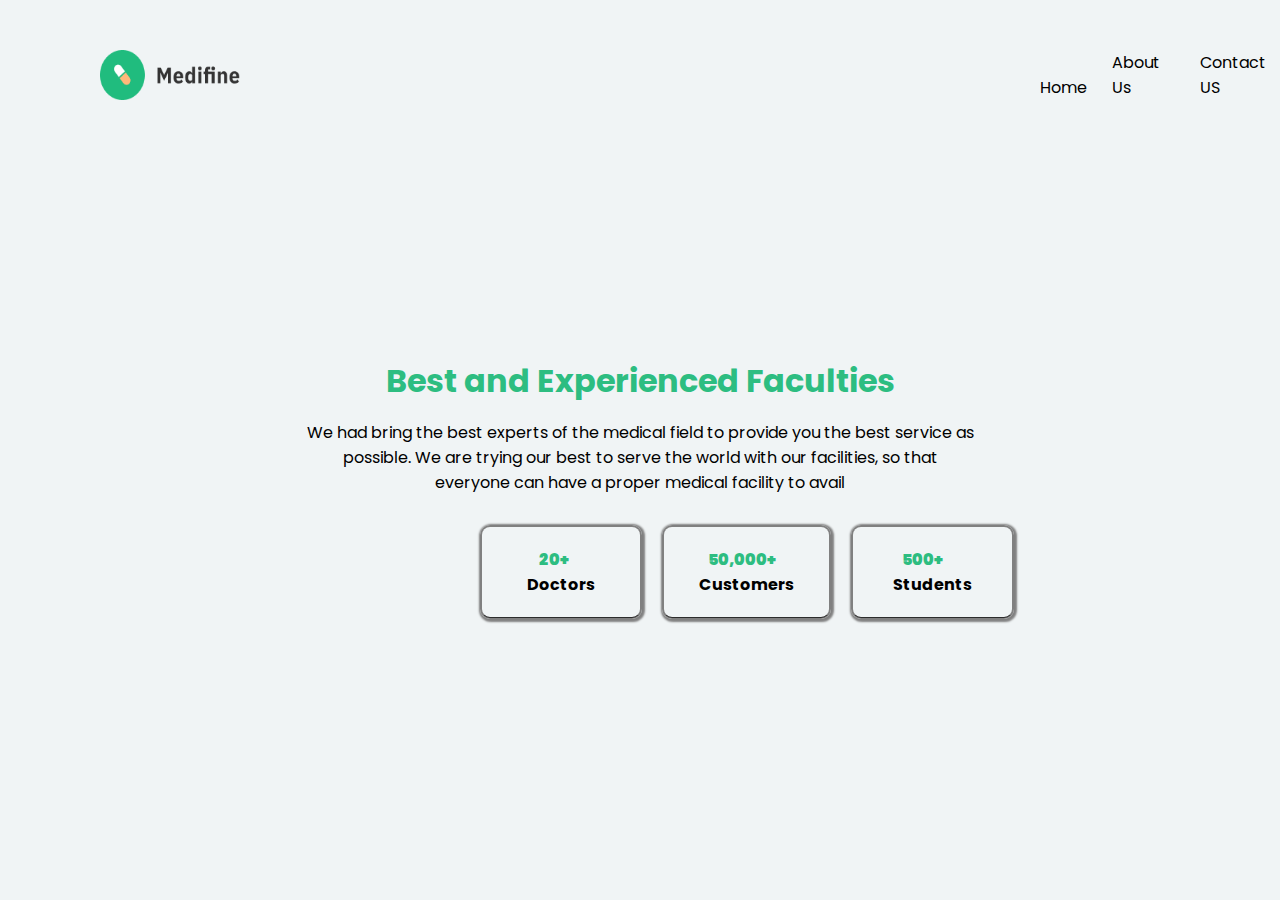
<file: Project-6/Multi-Page/about.html>
<!DOCTYPE html>
<html lang="en">
<head>
    <meta charset="UTF-8">
    <meta http-equiv="X-UA-Compatible" content="IE=edge">
    <meta name="viewport" content="width=device-width, initial-scale=1.0">
    <link rel="stylesheet" href="styles/about.css">
    <link rel="preconnect" href="https://fonts.googleapis.com">
    <link rel="preconnect" href="https://fonts.gstatic.com" crossorigin>
    <link href="https://fonts.googleapis.com/css2?family=Poppins:wght@500&display=swap" rel="stylesheet">
    <title>About us</title>
</head>
<body>
    <header>
        <div class="nav">
            <div class="up">
                <img src="assets/logo.png" alt="" height="50px" width="140px">
            </div>
            <div>
                <ul>
                    <li><a href="index.html">Home</a></li>
                    <li><a href="about.html">About Us</a></li>
                    <li><a href="contact.html">Contact US</a></li>
                </ul>
            </div>
        </div>
    </header>
    <main>
        <div class="content">
            <h1>Best and Experienced Faculties</h1>
            <p>We had bring the best experts of the medical field to provide you the best service as <br> possible. We are trying our best to serve the world with our facilities, so that <br> everyone can have a proper medical facility to avail</p>
        </div>
        <div class="sect">
            <div class="sect1"><span> <b> &nbsp; &nbsp; 20+</span><br> Doctors </b></div>
            <div class="sect2"><span><b> &nbsp; &nbsp;50,000+</span><br> Customers </b></div>
            <div class="sect3"><span><b> &nbsp; &nbsp;500+</span><br> Students </b></div>
        </div>
    </main>
</body>
</html>
</file>
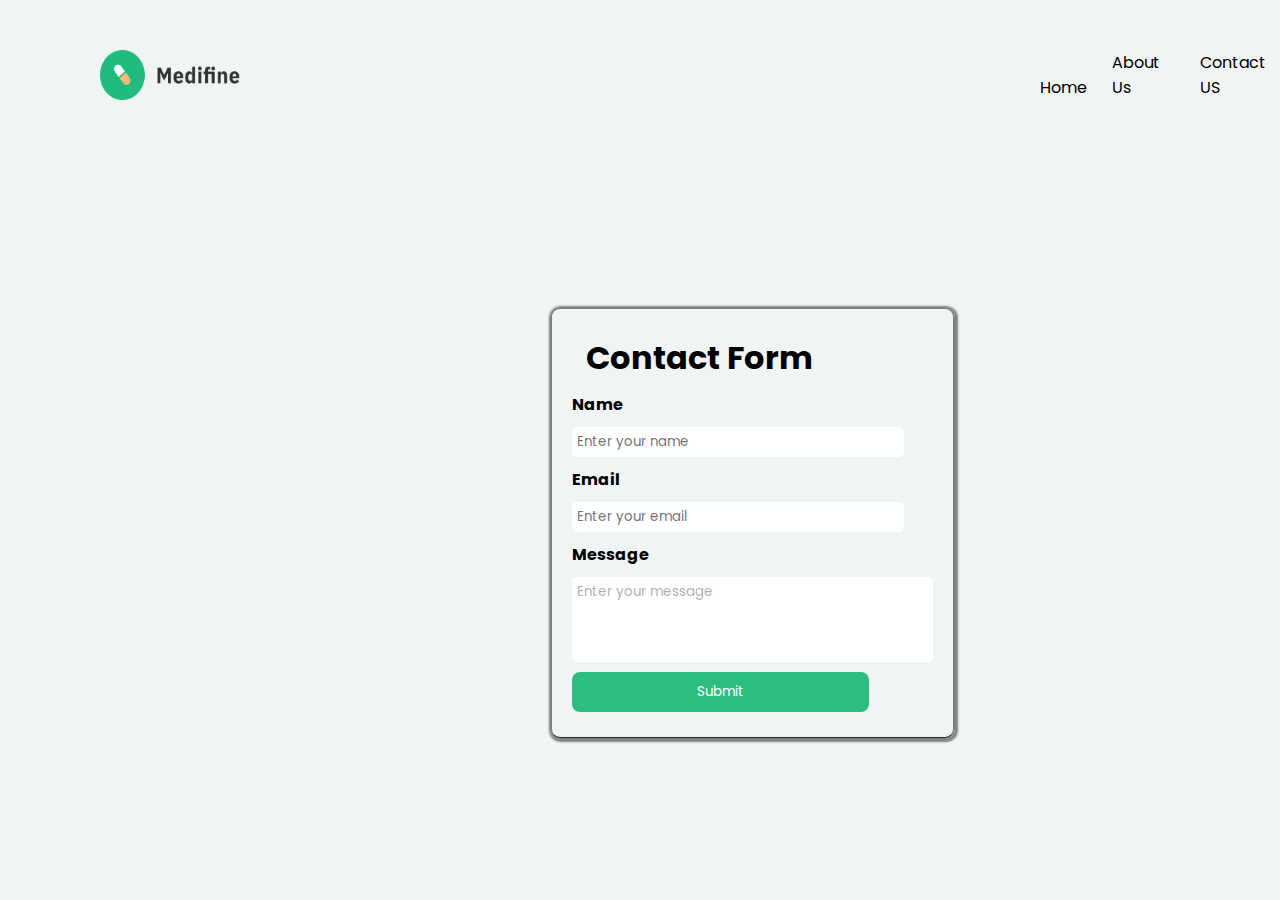
<file: Project-6/Multi-Page/contact.html>
<!DOCTYPE html>
<html lang="en">
<head>
    <meta charset="UTF-8">
    <meta http-equiv="X-UA-Compatible" content="IE=edge">
    <meta name="viewport" content="width=device-width, initial-scale=1.0">
    <link rel="preconnect" href="https://fonts.googleapis.com">
    <link rel="preconnect" href="https://fonts.gstatic.com" crossorigin>
    <link href="https://fonts.googleapis.com/css2?family=Poppins:wght@500&display=swap" rel="stylesheet">
    <link rel="stylesheet" href="styles/contact.css">
    <title>Contact Us</title>
</head>
<body>
    <header>
        <div class="nav">
            <div class="up">
                <img src="assets/logo.png" alt="" height="50px" width="140px">
            </div>
            <div>
                <ul>
                    <li><a href="index.html">Home</a></li>
                    <li><a href="about.html">About Us</a></li>
                    <li><a href="contact.html">Contact US</a></li>
                </ul>
            </div>
        </div>
    </header>
    <main>
        <div class="form">
            <h1> &nbsp; Contact Form</h1>

            <label for=""><b>Name</b></label>
            <input class="txt" type="text" placeholder="Enter your name">

            <label for=""><b>Email</b></label>
            <input class="ema" type="email" placeholder="Enter your email">

            <label for=""><b>Message</b></label>
            <textarea rows="4" cols="30" name="comment" form="usrform">Enter your message</textarea>

            <button class="sub">Submit</button>

        </div>
    </main>
</body>
</html>
</file>
<file: project-1/styles/styles.css>
*{
    margin: 0;
    padding: 0;
    box-sizing: border-box;
    font-family: "Red Rose", cursive;
    color: #ffc233;
}
body{
    display: flex;
    flex-direction: column;
    align-content: space-between;
}
.bg{
    width: 100vw;
    height: 100vh;
    background-image: linear-gradient(rgba(0, 0, 0, 0.5), rgba(0, 0, 0, 0.5)),url("../bgi.png"); 
    background-repeat: no-repeat;  
    background-size: cover;;
    /* opacity: 0.9; */
}
nav{
    margin: 10px 0px 0px -100px;
    display: flex;
    flex-direction: row;
    justify-content: space-evenly;
    gap: 100px;
    width: 100%;
}
.logo{
    /* padding: 30px 0px 0px 0px; */
    margin: 30px 0px 0px 20px;
    height: 10px;
    width: 10px;
}

ul{
    display: flex;
    justify-content: flex-end;
    align-items: flex-end;
    align-content: flex-end;
    gap: 100px;
    margin-top: 50px;
} 

li{
    list-style: none;
    cursor: pointer;
}
a{
    text-decoration:none;
    color: #ffc233;;
}
a:hover{
    text-decoration: underline;
    color: #FF515F;
    font-size: 18px;
    font-weight: bolder;
}

button{
    background-color: #FF515F;
    color: white;
    padding: 7px 20px 7px 20px;
    border: 1px solid #FF515F;
}

button:hover{
    cursor: pointer;
    color: #FF515F;
    background-color: #ffffff;
}

.od{
    position: absolute;
    margin: 45px 0px 0px 100px;
}
.readb{
    position: relative;
    margin-top: 30px;
    background-color: #FF515F;
    color: white;
    padding: 10px 30px 10px 30px;
    border: 1px solid #FF515F;
    font-size: 18px;
}
main div{
    display: flex;
    flex-direction: column;
    align-content: space-around;
    align-items: center;
    font-weight: 900;
    font-size: 90px;
    font-style: normal;
}
main{
    position: absolute;
    margin-top: 80px;
    margin-left: 300px;
}

footer{
    display: flex;
    justify-content: end;
}

.scroll{
    position: relative;
    margin-top: 400px;
    height: 150px;
    width: 150px;
}
</file>
<file: Project-2/styles/styles.css>
*{
    margin: 0;
    padding: 0;
    box-sizing: border-box;
    background-color: #ffffff;
    font-family: "Poppins", sans-serif;
}

body{
    height: 100vh;
    width: 100vw;
    display: flex;
    /* justify-content: space-between; */
    align-content: center;
    flex-direction: column;
}

.navi{
    display: flex;
    justify-content: start;
    flex-direction: row;

}
ul{
    list-style: none;
    display: flex;
    gap: 50px;
    position: relative;
    margin: 50px 10px 0px 100px;
}
a{
    text-decoration: none;
    color: black;
    cursor: pointer;
}
a:hover{
    color: blueviolet;
    text-decoration: underline;
    font-size: 17px;
    font-weight: bolder;
}
.logo{
    position: relative;
    margin-top: -20px;
    height: 8vh;
    width: 11vw;
}

button{
    background-color: #5955b3;
    color: white;
    border-radius: 12%;
    border: 1px solid #5955b3;
    padding: 12px 18px 12px 18px;

}
button:hover{
    background-color: #ffffff;
    color: #5955b3;;
    font-size: 13px;
    font-weight: bolder;
    cursor: pointer;
}
.contact{
    position: relative;
    margin: 42px 10px 10px 390px;
}
.comp{
    height: 400px;
}
span{
    color: rgb(140, 74, 201);
}

main{
    display: flex;
    justify-content: space-around;
    position: relative;
    margin-top: 100px;
    margin-left: 30px;
}
.left{
    position: relative;
    margin-top: 90px;
    font-size: 15px;
}
.desc{
    color: rgb(80, 79, 79);
}
h1{
    color: rgb(7, 7, 90);
}
.service{
    position: relative;
    margin-top: 40px;
}
</file>
<file: project-3/assets/styles.css>
*{
    margin: 0;
    padding: 0;
    box-sizing: border-box;
    font-family: 'Poppins', sans-serif;
}

body{
    display: flex;
    flex-direction: column;
    height: 90vh;
    width: 100vw;
    
}

img{
    background-color: transparent;
    margin-top: 50px;
    margin-left: 25px;
    width: 100px;
    height: 30px;
}
.navi{
    position: absolute;
    height: 12vh;
    width: 100vw;
    margin-top: -30px;
    padding-left: 40px;
    display: flex;
    justify-content: flex-start;
    background-color: black;
    column-gap: 100;
}

ul{
    list-style: none;
    display: flex;
    gap: 50px;
    position: relative;
    margin: 15px 10px 0px 100px;
}
.line{
    width: 1px;
    height: 50px;
    background-color: #fff;
    margin-left: 63px;
    margin-top: 40px;
}

a{
    text-decoration: none;
    color: white;
}    
.tok{
    position: relative;
    margin: 33px;
    margin-left: 950px;
    margin-top: 45px;
    padding: 7px 25px 7px 25px;
    color: white;
    background-color: #B90EC5;
    border-radius: 5px;
    border: none;
    font-size: 15px;
    cursor: pointer;
}
.main{
    height: 100vh;
    width: 100vw;
    background-image: url("./bg.png");
    background-repeat: no-repeat;
    background-size: cover;
    display: flex;
    justify-content: center;
    align-items: center;
    background-color: transparent;
    text-align: center;
}

h1{
    color: white;
    background-color:transparent;
    font-size: 65px;
    font-weight: 00;
    margin-top: -150px;
}
p{
    color: white;
    background-color:transparent;
    font-size: 25px;

}
.early{
    margin: 60px;
    padding: 8px 16px 8px 16px;
    color: white;
    background-color: #B90EC5;
    border-radius: 5px;
    font-size: 25px;
    margin-left: 20px;
    border-color: #B90EC5;
    border-style: hidden;
    cursor: pointer;
}
.con{
    background-color: transparent;
}
</file>
<file: Project-5/styles/styles.css>
*{
    background-color: #111827;
    margin: 0;
    padding: 0;
    box-sizing: border-box;
}

.navi{
    display: flex;
    justify-content: end;
    
}
.hamb{
    display: none;
}

a:hover{
    cursor: pointer;
    background: purple;
    border-radius: 10%;
}
ul{
    display: flex;
    gap: 20px;
}
li{
    list-style: none;
}

a{
    text-decoration: none;
    cursor: pointer;
    color: #fff;
}

.hand{
    height: 20px;
    width: 20px;
    margin-top: 200px;
    margin-left: 225px;
}

h1{
    margin-left: 250px;
    margin-top: -25px;
    color: #fff;
    font-size: 18px;
}
h1 span{
    font-size: 35px;
}

h2{
    margin-left: 250px;
    margin-top: 0px;
    color: #fff;
    font-size: 18px; 
    color: yellow;
}
h3{
    position: absolute;
    display: inline;
    color: #fff;
    border-bottom: 3.5px solid blue;
    margin-top: 200px;
    margin-left: -420px; 
}
.pci{
    height: 400px;
    width: 400px;
    float: left;
    margin-top: -250px;
    margin-left: 600px;
}

.img{
    height: 250px;
    width: 250px;
}
.projects{
    position: absolute;
    margin-top: 250px;
    display: grid;
    grid-template-columns: auto auto;
    color: #fff;
    margin-left: 350px;
    padding: 5px;
    column-gap: 5px;
    text-align: center;
}
h4{
    display: inline;
    position: absolute;
    color: #fff;
    margin-top: 860px;
    margin-left: -420px;
    border-bottom: 3.5px solid blue;
}
.i1{
    height: 20px;
    width: 20px;
}
.i2{
    height: 20px;
    width: 20px;
}
.i3{
    height: 20px;
    width: 20px;
}

.icon{
    position: absolute;
    display: flex;
    gap: 8px;
    margin-left: 580px;
    margin-top: 900px;
}

@media screen and (max-width: 425px){
    *{
        background-color: #111827;
        margin: 0;
        padding: 0;
        box-sizing: border-box;
    }

    ul{
        display: none;
    }
    .hamb{
        position: absolute;
        display: inline;
        margin-top: 20px;
        margin-right: 320px;
    }
    .hand{
        position: relative;
        height: 50px;
        width: 50px;
        margin-top: 40px;
        margin-left:190px;   
    }
    h1{
        margin-left: 175px;
        margin-top: 10px;
        color: #fff;
        font-size: 18px;
    }
    h1 span{
        margin-left: -75px;
        font-size: 35px;
    }
    h2{
        margin-left: 175px;
        margin-top: 0px;
        color: #fff;
        font-size: 18px; 
        color: yellow;
    }
    .pci{
        height: 200px;
        width: 200px;
        float: right;
        margin-top: 20px;
        margin-right: 100px;
    }
    h3{
        display: inline;
        color: #fff;
        font-size: 25px;
        border-bottom: 3.5px solid blue;
        margin-top: 235px;
        margin-left: 180px; 
    }
    .img{
        height: 150px;
        width: 150px;
    }
    .projects{
        position: absolute;
        margin-top: 280px;
        display: flex;
        flex-direction: column;
        grid-template-columns: auto auto;
        color: #fff;
        margin-left: 145px;
        padding: 5px;
        column-gap: 5px;
        text-align: center;
    }
    h4{
        display: inline;
        position: absolute;
        color: #fff;
        margin-top: 1000px;
        margin-left: 160px;
        font-size: 25px;
        border-bottom: 3.5px solid blue;
    }
    .i1{
        height: 20px;
        width: 20px;
    }
    .i2{
        height: 20px;
        width: 20px;
    }
    .i3{
        height: 20px;
        width: 20px;
    }
    
    .icon{
        position: absolute;
        display: flex;
        gap: 8px;
        margin-left: 175px;
        margin-top: 1055px;
    }
}
</file>
<file: Project-6/Beats/styles/styles.css>
*{
    margin: 0;
    padding: 0;
    box-sizing: border-box;
    background-color: #000;
    font-family: 'Poppins', sans-serif;;
}

header{
    display: flex;
    flex-direction: row;
    gap: 100px;
    margin-left: 180px;
    margin-top: 40px
}
.opt{
    display: flex;
}
li{
    display: flex;
    align-content: flex-end;
    justify-content: end;
    gap: 35px;
    padding-right: 100px;
    list-style: none;
    font-size: 18px;
}

.mainimage{
    margin-top: -120px;
}

a{
    text-decoration: none;
    color: #fff;
    cursor: pointer;
}

.shopp{
    color: #fff;
    padding: 10px 40px 10px 40px;
    font-size: 18px;
    border: none;
    background-color: #1E1E21;
    box-shadow: -4px -4px 0px 0px #424243;
    border-radius: 5px;
    margin-top: -5px;
}

.shopp:hover{
    color: #1E1E21;
    background-color: #fff;
    cursor: pointer;
    box-shadow: -4px -4px 0px 0px beige;
}

.one{
    position: absolute;
    float: right;
    margin-top: -450px;
    margin-left: 850px;
}

.content{
    position: absolute;
    color: #fff;
    display: block;
    float: right;
    margin-left: 800px;
    margin-top: -340px;
}
h1{
    font-size: 60px;
    font-weight: bold;
}
h3{
    font-size: 20px;
}
p{
    font-size: 16px;
}

.bag{
    color: #fff;
    margin-left: 0px;
    padding: 10px 40px 10px 40px;
    background-color:#1E1E21;
    display: flex;
    gap: 30px;
    font-size: 18px;
    border-radius: 5px;
    border: none;
}
span{
    font-size: 20px;
    background-color: #1E1E21;
    background: transparent;
}
.companies{
    position: absolute;
    display: flex;
    margin-top: 150px;
    gap: 150px;
    margin-left: 340px;
}

.specs{
    position: absolute;
    margin-top: 300px;
    margin-left: 630px;
}

.spec{
    position: absolute;
    color: #fff;
    margin-top: 550px;
    margin-left: 400px;
    display: flex;
    gap: 100px;
}
.info{
    display: flex;
    flex-direction: column;
    gap: 35px;
}
.blu{
    margin-left: 100px;
}
.mic{
    margin-left: 100px;
}

.case{
    position: absolute;
    margin-top: 1200px;
    margin-left: 640px;
    color: #fff;
}

.casei{
    /* position: absolute; */
    margin-left: -250px;
    margin-top: 120px;
    display: flex;
    gap: 70px;
}

.cinfo{
    margin-top: 150px;
}

.minfo{
    margin-top: 45px;
    color: #fff;
    margin-left: 0px;
    padding: 10px 40px 10px 40px;
    background-color:#1E1E21;
    display: flex;
    gap: 30px;
    font-size: 18px;
    border-radius: 5px;
    border: none;
}

.bn{
    position: absolute;
    margin-top: 2100px;
    margin-left: 300px;
    color: #fff;
    display: flex;
    gap: 150px;
    border: 2px solid white;
    background-color: #181A1B;
    border-radius: 15px;
    padding-right: 50px;
    border: none;
}
.buy{
    color: #fff;
    background-color: #000;
    padding: 13px 30px 13px 30px;
    font-size: 14px;
    border: none;
    border-radius: 5px;
}
.bninfo{
    padding: 100px 300px 110px 120px;
    background-color: #181A1B;
    border-radius: 10px;
}
h2, .P40{
    background-color: #181A1B;
}
.bni{
    position: absolute;
    background-color: #181A1B;
    margin-top: 80px;
    margin-left: -400px;
}

.add{
    position: absolute;
    margin-top: 2650px;
    margin-left: 580px;
}

.black, .red, .cream, .blue, .gold{
    background-color: #1E1E21;
    padding-bottom: 100px;
    height: 200px;
    width: 200px;
    border-radius: 15px;
}

.products{
    position: absolute;
    margin-top: 80px;
    display: grid;
    grid-template-columns: auto auto;
    gap: 100px;
    color: #fff;
    padding-bottom: 100px;
    margin-left: -150px;
    
}

.b, .c, .bl, .r, .g{
    background-color: #1E1E21;
    margin-left: 20px;
    margin-top: -20px;
    
}

.head{
    position: relative;
    background-color: transparent;
    margin-top: -50px;
    margin-left: 48px;
}

h4{
    font-size: 16px;
    background-color: #1E1E21;
    margin-top: 40px;
    margin-left: 20px;
}

.s1, .s2, .s3, .s4, .s5{
    background-color: #000;
    position: absolute;
    margin-left: 130px;
    margin-top: -30px;
    border: none;
}

footer{
    margin-top: 3800px;
    margin-left: 180px;
    display: flex;
    gap: 130px;
}
.ft{
    display: flex;
    flex-direction: column;
    font-size: 14px;
    column-gap: 40px;
}
.pr{
    color: #fff;
    font-size: 20px;
    font-weight: bolder;
}

.mail{
    background-color: #1E1E21;
    height: 70px;
    width: 360px;
    border-radius: 5px;
    /* display: flex;
    flex-direction: column; */
}
.em{
    background: transparent;
    font-size: 14px;
    width: 180px;
    margin-top: 25px;
    margin-left: 20px;
}
.sb{
    position: absolute;
    color: #fff;
    height: 50px;
    width: 160px;
    font-size: 16px;
    margin-left: -40px;
    border: none;
    border-radius: 5px;
    margin-top: 10px;
    padding: 5px 15px 5px 15px;

}

.conta{
    display: flex;
    gap: 18px;
    margin-top: 50px;
}

.cont1{
    border: none;
}
</file>
<file: Project-6/Multi-Page/styles/styles.css>
*{
    margin: 0;
    padding: 0;
    box-sizing: border-box;
    font-family: 'Poppins', sans-serif;
}
body{
    background-color: #F0F4F5;
}
.nav{
    display: flex;
    flex-direction: row;
    gap: 800px;
    margin-left:100px;
    margin-top: 50px;
}

ul{
    display: flex;
    flex-direction: row;
    align-items: end;
    gap: 25px;
}

li{
    list-style: none;
}

a{
    text-decoration: none;
    color: black;
}

.top{
    margin-top: 200px;
    margin-left: 100px;
}
p{
    margin-top: -10px;
    margin-left: 112px;
    font-weight: 900;
    font-size: 35px;
}
span{
    margin-top: 20px;
    margin-left: 112px;
    display: block;
    color: #AEAFB0;
}
.steth{
    position: absolute;
    margin-left: 215px;
    margin-top: -300px;
}

.appo{
    height: 40px;
    width: 240px;
    border-radius: 25px;
    border: none;
    margin-left: 112px;
    margin-top: 10px;
    color: #fff;
    font-weight: bold;
    font-size: 15px;
    background-color: #22BC7E;
}
.bot{
    position: absolute;
    margin-top: -65px;
    margin-left: 770px;
}
.ms{
    margin-left: 810px;
}

.icon{
    float: right;
    margin-right: 0px;
    margin-top: -400px;
}
.logo{
    margin-right: 0px;
    margin-top: 100px;
}
.doct{
    position: absolute;
    margin-left: -100px;
    margin-top: -600px;
}
.yello{
    position: absolute;
    margin-left: 110px;
    margin-top: 210px;
}
</file>
<file: Project-6/Real_Estate/styles/styles.css>
*{
    margin: 0;
    padding: 0;
    box-sizing: border-box;
    font-family: 'Poppins', sans-serif;
}
body{
    
    background-image: url('../mainBackground.png');
    background-repeat: no-repeat;
    background-size: contain;
}
header{
    height: 100vh;
}
.nav{
    display: flex;
    gap: 500px;
    margin-top: 20px;
    margin-left: 80px;
    border-bottom: 2px solid white;
    width: 1300px;
    padding-bottom: 15px;
    padding-left: 70px;
    font-family: 'Poppins', sans-serif;
}
li{
    display: flex;
    gap: 60px;
    margin-top: 20px;
    list-style: none;
}
a{
    text-decoration: none;
    color: #fff;
    font-size: 18px;
}

.page1{
    color: #fff;
    margin-left: 200px;
    margin-top: 80px;
    font-family: 'Poppins', sans-serif;
}
h1{
    color: #fff;
    font-size: 70px;
}
.learnm{
    color: #fff;
    background-color: #6563E9;
    font-size: 18px;
    padding: 12px 24px 12px 24px;
    border: none;
    border-radius: 20px;
}

.L {
    background-color: #fff;
    margin: 0 35px;
    height: 150px;
    display: flex;
    align-items: center;
    justify-content: space-evenly;
    border-radius: 30px;
    position: relative;
    bottom: 85px;
  }
  
  .L img {
    width: 156px;
    height: 38px;
  }
  main{
    background-color: #F5F8FA;
}
.page2{
    position: relative;
    margin-top: 500px;
    width: 100vw;
    margin-left: -200px;
    font-family: 'Poppins', sans-serif;
    background-color: #F5F8FA;
}
.page2 h1{
    position: relative;
    color: #000;
    margin-top: -500px;
    margin-left: 780px;
    font-size: 45px;
    font-weight: bolder;
}

.card
{
    display:grid;
    grid-template-columns: auto auto auto;
    row-gap: 470px;
    column-gap: 300px;
    margin-left: 150px;
    margin-top: -200px;
    height: 200vh;
}

.card1{
    position: absolute;
    border-radius: 15px;
    margin-top: -70px;
    margin-left: -30px;
}

.info1{
    position: absolute;
    border: 1px solid black;
    margin-top: 325px;
    background-color: #fff;
    padding: 18px 40px 18px 10px;
    border-radius: 15px;
    width: 300px;
    border: none;
    margin-left: 20px;
}
.detail1{
    cursor: pointer;
    position: absolute;
    height: 50px;
    border: none;
    width: 120px;
    padding: 10px 30px 10px 30px;
    color: #fff;
    background-color: #6563E9;
    border-radius: 25px;
    font-size: 14px;
    margin-top: -25px;
    margin-left: 45px;
}
h3{
    color: #6563E9;
}
.card2{
    position: absolute;
    border-radius: 15px;
    margin-top: -40px;
    margin-left: -30px;
}
.info2{
    position: absolute;
    border: 1px solid black;
    margin-top: 360px;
    background-color: #fff;
    padding: 18px 40px 18px 10px;
    border-radius: 15px;
    width: 300px;
    border: none;
    margin-left: 20px;
}
.detail2{
    cursor: pointer;
    position: absolute;
    height: 50px;
    border: none;
    width: 120px;
    padding: 10px 30px 10px 30px;
    color: #fff;
    background-color: #6563E9;
    border-radius: 25px;
    font-size: 14px;
    margin-top: -25px;
    margin-left: 55px;
}

.card3{
    border-radius: 15px;
    margin-left: -30px;
}
.info3{
    position: absolute;
    border: 1px solid black;
    margin-top: -60px;
    background-color: #fff;
    padding: 18px 40px 18px 10px;
    border-radius: 15px;
    width: 300px;
    border: none;
    margin-left: 20px;
}
.detail3{
    cursor: pointer;
    position: absolute;
    height: 50px;
    border: none;
    width: 120px;
    padding: 10px 30px 10px 30px;
    color: #fff;
    background-color: #6563E9;
    border-radius: 25px;
    font-size: 14px;
    margin-top: -25px;
    margin-left: 45px;
}

.card4{
    position: absolute;
    border-radius: 15px;
    margin-top: -400px;
    margin-left: -30px;
}

.info4{
    position: absolute;
    border: 1px solid black;
    margin-top: 0px;
    background-color: #fff;
    padding: 18px 40px 18px 10px;
    border-radius: 15px;
    width: 300px;
    border: none;
    margin-left: 20px;
}
.detail4{
    cursor: pointer;
    position: absolute;
    height: 50px;
    border: none;
    width: 120px;
    padding: 10px 30px 10px 30px;
    color: #fff;
    background-color: #6563E9;
    border-radius: 25px;
    font-size: 14px;
    margin-top: -25px;
    margin-left: 45px;
}

.card5{
    position: absolute;
    border-radius: 15px;
    margin-top: -460px;
    margin-left: -30px;
}

.info5{
    position: absolute;
    border: 1px solid black;
    margin-top: -70px;
    background-color: #fff;
    padding: 18px 40px 18px 10px;
    border-radius: 15px;
    width: 300px;
    border: none;
    margin-left: 20px;
}
.detail5{
    cursor: pointer;
    position: absolute;
    height: 50px;
    border: none;
    width: 120px;
    padding: 10px 30px 10px 30px;
    color: #fff;
    background-color: #6563E9;
    border-radius: 25px;
    font-size: 14px;
    margin-top: -25px;
    margin-left: 45px;
}

.card6{
    position: absolute;
    border-radius: 15px;
    margin-top: -500px;
    margin-left: -30px;
}

.info6{
    position: absolute;
    border: 1px solid black;
    margin-top: -110px;
    background-color: #fff;
    padding: 18px 40px 18px 10px;
    border-radius: 15px;
    width: 300px;
    border: none;
    margin-left: 20px;
}
.detail6{
    cursor: pointer;
    position: absolute;
    height: 50px;
    border: none;
    width: 120px;
    padding: 10px 30px 10px 30px;
    color: #fff;
    background-color: #6563E9;
    border-radius: 25px;
    font-size: 14px;
    margin-top: -25px;
    margin-left: 45px;
}

.card7{
    position: absolute;
    border-radius: 15px;
    margin-top: -430px;
    margin-left: -30px;
}

.info7{
    position: absolute;
    border: 1px solid black;
    margin-top: -30px;
    background-color: #fff;
    padding: 18px 40px 18px 10px;
    border-radius: 15px;
    width: 300px;
    border: none;
    margin-left: 20px;
}
.detail7{
    cursor: pointer;
    position: absolute;
    height: 50px;
    border: none;
    width: 120px;
    padding: 10px 30px 10px 30px;
    color: #fff;
    background-color: #6563E9;
    border-radius: 25px;
    font-size: 14px;
    margin-top: -25px;
    margin-left: 45px;
}

.card8{
    position: absolute;
    border-radius: 15px;
    margin-top: -390px;
    margin-left: -30px;
}

.info8{
    position: absolute;
    border: 1px solid black;
    margin-top: 5px;
    background-color: #fff;
    padding: 18px 40px 18px 10px;
    border-radius: 15px;
    width: 300px;
    border: none;
    margin-left: 20px;
}
.detail8{
    cursor: pointer;
    position: absolute;
    height: 50px;
    border: none;
    width: 120px;
    padding: 10px 30px 10px 30px;
    color: #fff;
    background-color: #6563E9;
    border-radius: 25px;
    font-size: 14px;
    margin-top: -25px;
    margin-left: 45px;
}

.card9{
    position: absolute;
    border-radius: 15px;
    margin-top: -350px;
    margin-left: -30px;
}

.info9{
    position: absolute;
    border: 1px solid black;
    margin-top: 45px;
    background-color: #fff;
    padding: 18px 40px 18px 10px;
    border-radius: 15px;
    width: 300px;
    border: none;
    margin-left: 20px;
}
.detail9{
    cursor: pointer;
    position: absolute;
    height: 50px;
    border: none;
    width: 120px;
    padding: 10px 30px 10px 30px;
    color: #fff;
    background-color: #6563E9;
    border-radius: 25px;
    font-size: 14px;
    margin-top: -25px;
    margin-left: 45px;
}

.poster1{
    margin-top: 150px;
    display: flex;
    gap: 130px;
}

.ft1{
    position: absolute;
    margin-left: -530px;
    margin-top: -60px;
    border-radius: 55px;
}

.poster1 h1{
    color: #000;
}

.pb1{
    color: #fff;
    background-color: #6563E9;
    font-size: 18px;
    padding: 10px 20px 10px 20px;
    border-radius: 25px;
    border: none;
}

.poster2{
    width: 100vw;
    float: right;
    background-color: #F5F8FA;
}

.pi2{
    margin-top: 150px;
    margin-left: 770px;
}
.ft2{
    position: absolute;
    margin-left: -520px;
    border-radius: 55px;
    margin-top: -60px;
}

.poster2 h1{
    color: #000;
}
.pd2{
    margin-top: -400px;
    margin-left: 80px;
}
.pb2{
    color: #fff;
    background-color: #6563E9;
    font-size: 18px;
    padding: 10px 20px 10px 20px;
    border-radius: 25px;
    border: none;
}

footer{
    margin-top: 500px;
    background-color: #F5F8FA;
    height: 140vh;
}

.sub{
    position: absolute;
    height: 500px;
    width: 1150px;
    color: #000;
    background-color: #6563E9;
    margin-top: 250px;
    margin-left: 160px;
    border-radius: 25px;
    text-align: center;
}

.sub h1{
    margin-top: 40px;
    font-size: 50px;
}
.sub p{
    color: #fff;
    font-size: 18px;
}

.emailsec{
    margin-top: 50px;
}

.mail{
    height: 50px;
    width: 400px;
    border-radius: 25px;
    background-color: #5654D1;
    border: none;
    padding-left: 60px;
    outline: none;
}

.elogo{
    position: absolute;
    margin-left: -385px;
    margin-top: 10px;
}

.subb{
    color: #6563E9;
    background-color: #fff;
    height: 50px;
    width: 140px;
    border-radius: 25px;
    margin-left: 50px;
    font-size: 16px;
    border: none;
    cursor: pointer;
}

.contp{
    position: absolute;
    margin-top: 850px;
    margin-left: 160px;
}

.contp p{
    margin-top: 20px;
}
.last{
    display: flex;
    flex-direction: row;
}

.opt2{
    display: flex;
    gap: 90px;
    margin-top: 855px;
    margin-left: 800px;
}

.opt2 a{
    color: #000;
    font-size: 15px;
}
</file>
<file: Project-6/Multi-Page/styles/about.css>
*{
    margin: 0;
    padding: 0;
    box-sizing: border-box;
    font-family: 'Poppins', sans-serif;
}
body{
    background-color: #F0F4F5;
}
.nav{
    display: flex;
    flex-direction: row;
    gap: 800px;
    margin-left:100px;
    margin-top: 50px;
}

ul{
    display: flex;
    flex-direction: row;
    align-items: end;
    gap: 25px;
}

li{
    list-style: none;
}

a{
    text-decoration: none;
    color: black;
}

h1{
    text-align: center;
    color: #2DBD81;
    margin-top: 250px;
}
p{
    text-align: center;
    padding-top: 15px;
}

.sect{
    display: flex;
    gap: 20px;
    margin-left: 480px;
    margin-top: 30px;
}

.sect1{
    border: 2px solid black;
    padding: 20px 45px 20px 45px;
    border: 2px solid gray;
    border-radius: 10px;
    box-shadow: 1px 1px 2px 2px gray;
    border-bottom-style: groove;
}


.sect2{
    border: 2px solid black;
    padding: 20px 35px 20px 35px;
    border: 2px solid gray;
    border-radius: 10px;
    box-shadow: 1px 1px 2px 2px gray;
    border-bottom-style: groove;

}


.sect3{
    border: 2px solid black;
    padding: 20px 40px 20px 40px;
    border: 2px solid gray;
    border-radius: 10px;
    box-shadow: 1px 1px 2px 2px gray;
    border-bottom-style: groove;
}
span{
    color: #2DBD81;
    font-weight:bolder;
}
</file>
<file: Project-6/Multi-Page/styles/contact.css>
*{
    margin: 0;
    padding: 0;
    box-sizing: border-box;
    font-family: 'Poppins', sans-serif;
}
body{
    background-color: #F0F4F5;
}

.nav{
    display: flex;
    flex-direction: row;
    gap: 800px;
    margin-left:100px;
    margin-top: 50px;
}

ul{
    display: flex;
    flex-direction: row;
    align-items: end;
    gap: 25px;
}

li{
    list-style: none;
}

a{
    text-decoration: none;
    color: black;
}

.form{
    display: inline-flex;
    flex-direction: column;
    gap: 10px;
    align-items: start;
    border: 2px solid gray;
    border-radius: 10px;
    box-shadow: 1px 1px 2px 2px gray;
    border-bottom-style: groove;
    padding: 25px 20px 25px 20px;
    margin-left: 550px;
    margin-top: 200px;
}

.sub{
    border: none;
    border-radius: 8px;
    padding: 10px 125px 10px 125px;
    color: #fff;
    background-color: #2DBD81;
}

textarea{
    resize: none;
    color: #B2B2B2;
    border: transparent;
    border-radius: 5px;
    padding-top: 5px;
    padding-left: 5px;
}

.txt{
    display: inline;
    padding-right: 77px;
    border: transparent;
    border-radius: 5px;
    padding: 5px 70px 5px 5px;
    
}

.ema{
    display: inline;
    padding-right: 77px;
    border: transparent;
    border-radius: 5px;
    padding: 5px 70px 5px 5px;
}
</file>
